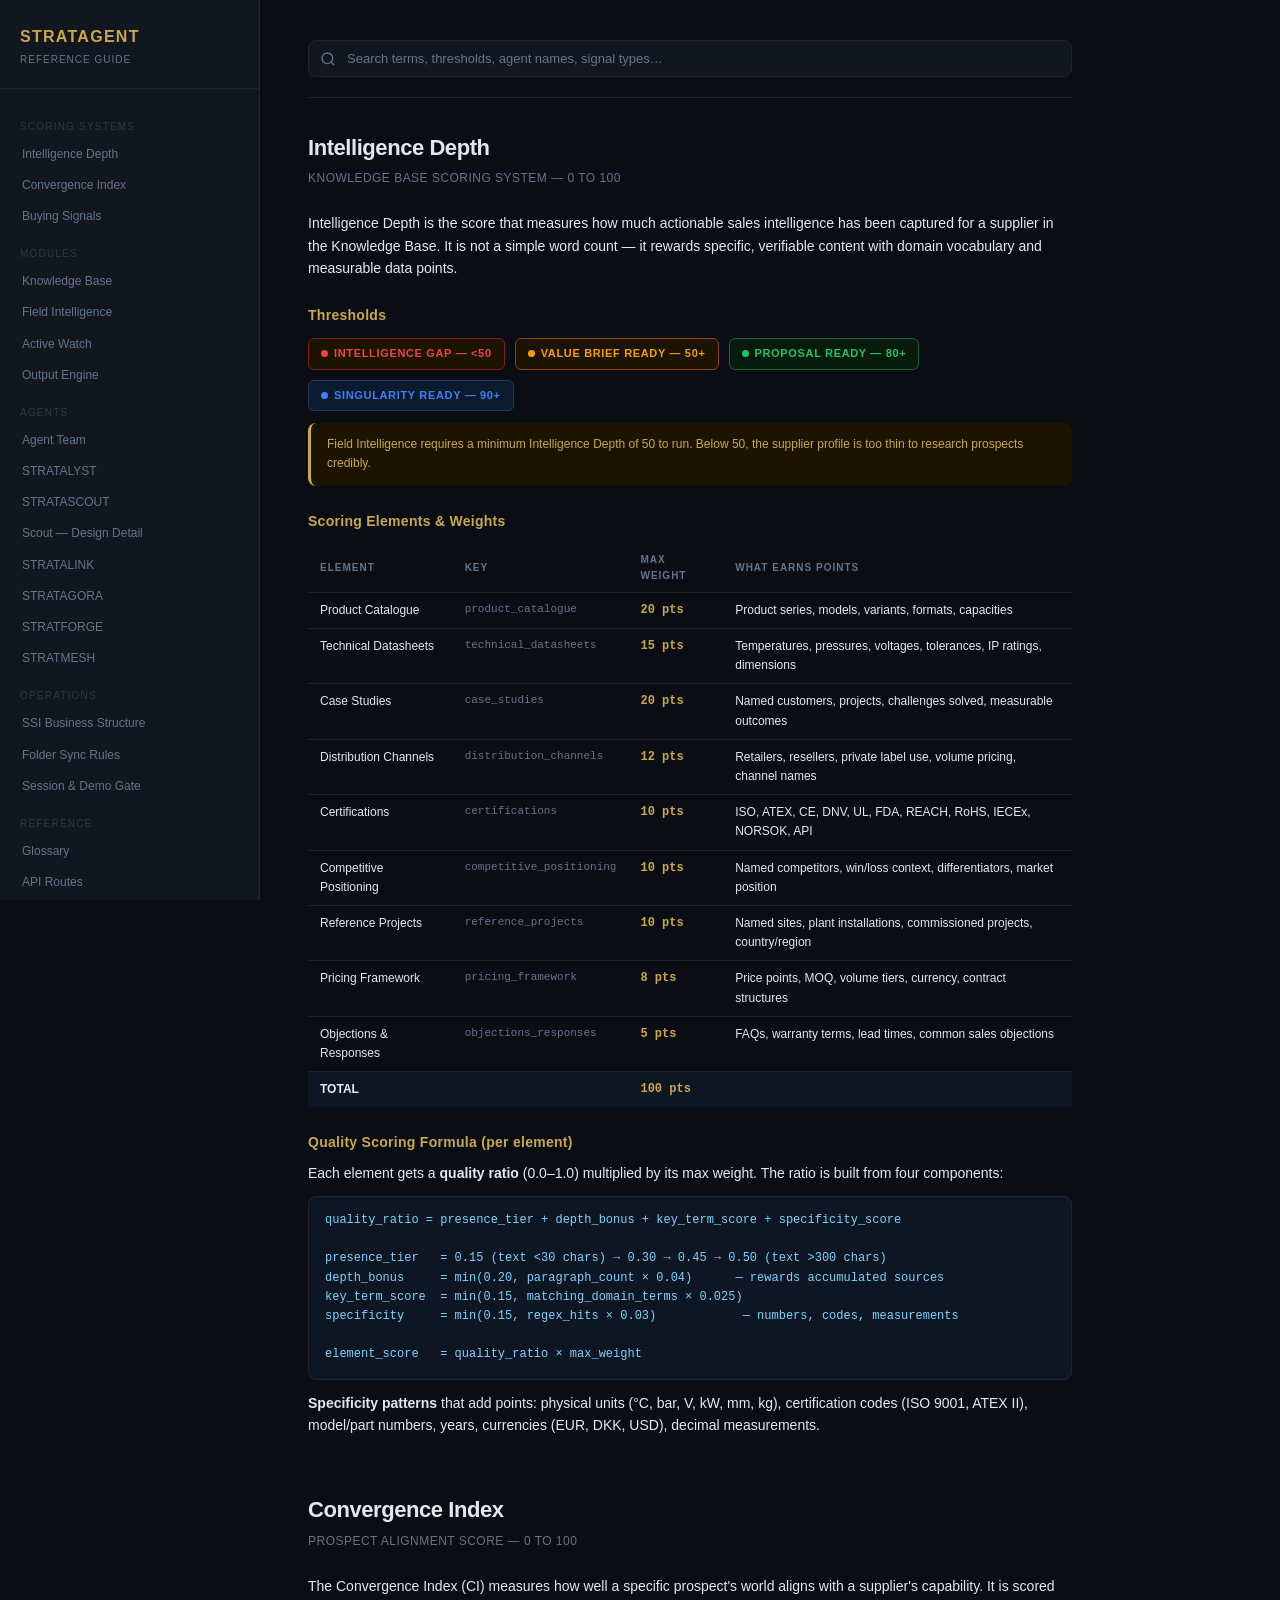
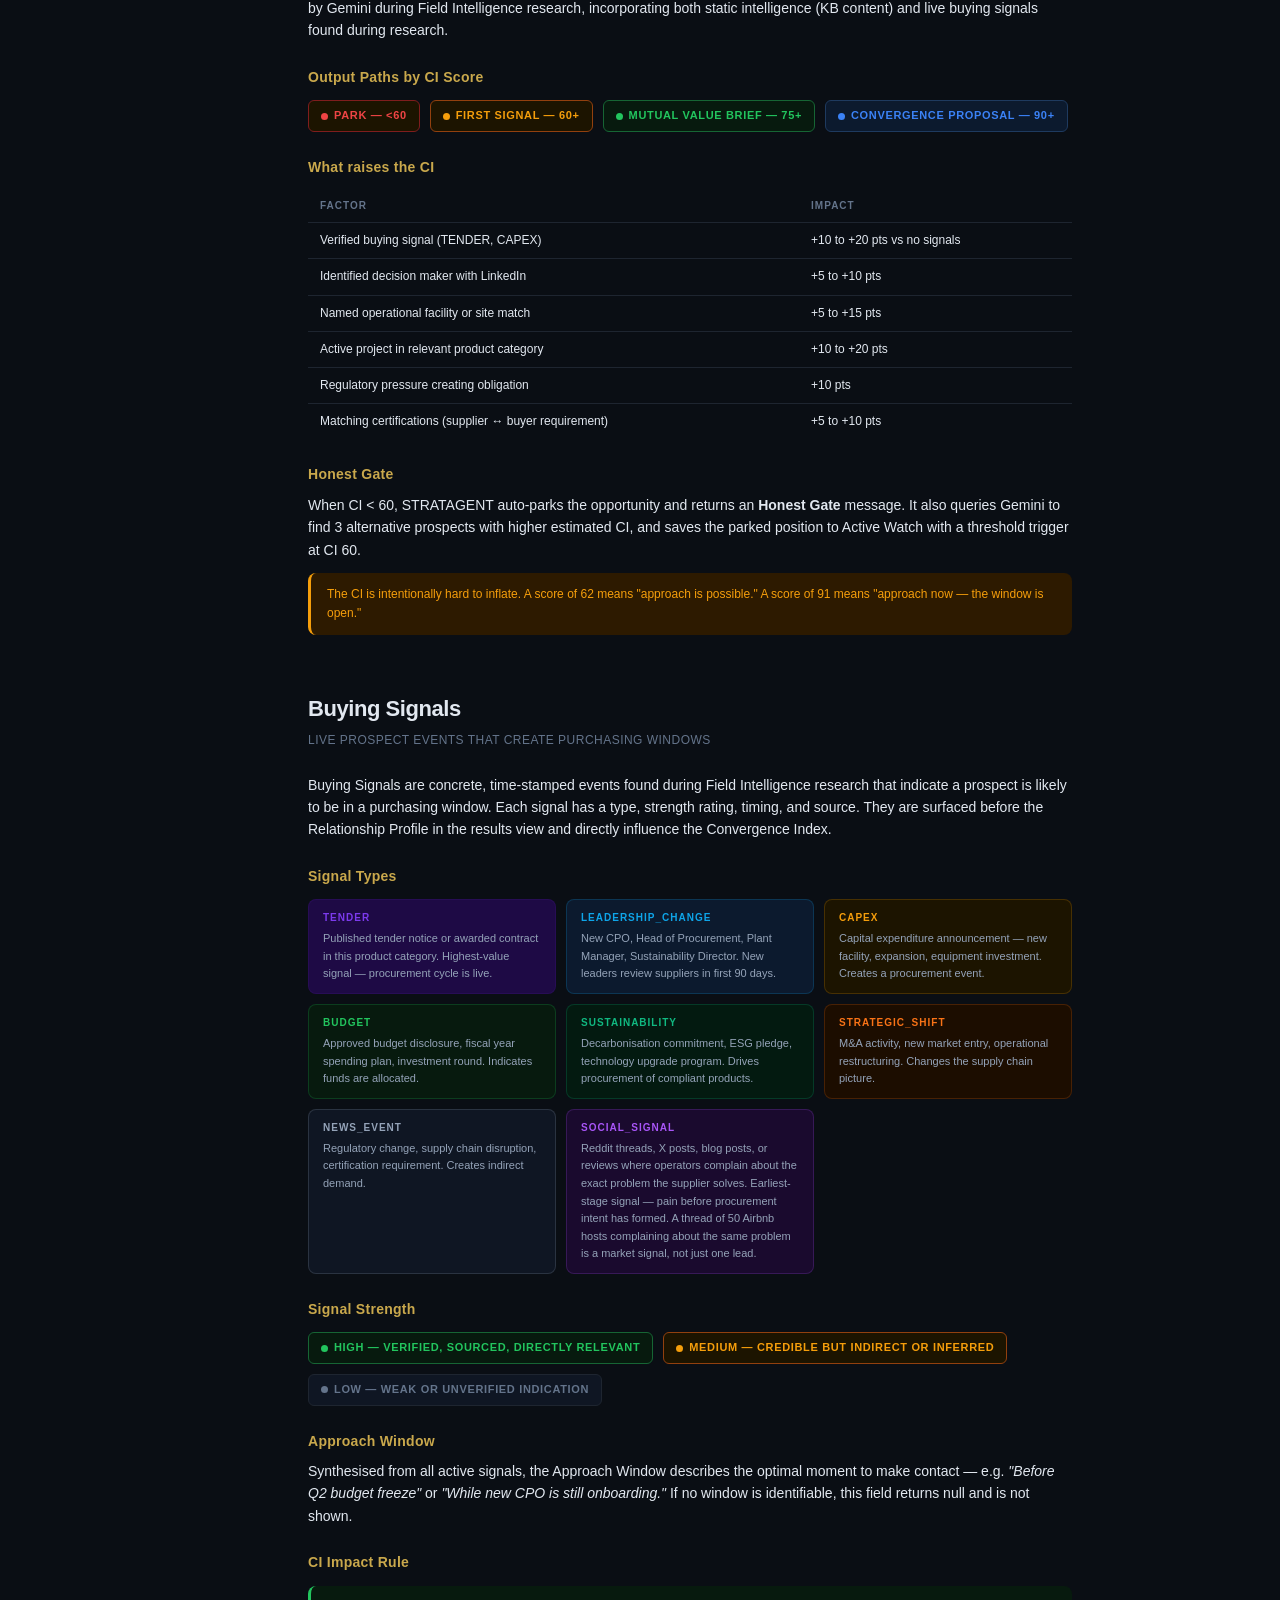
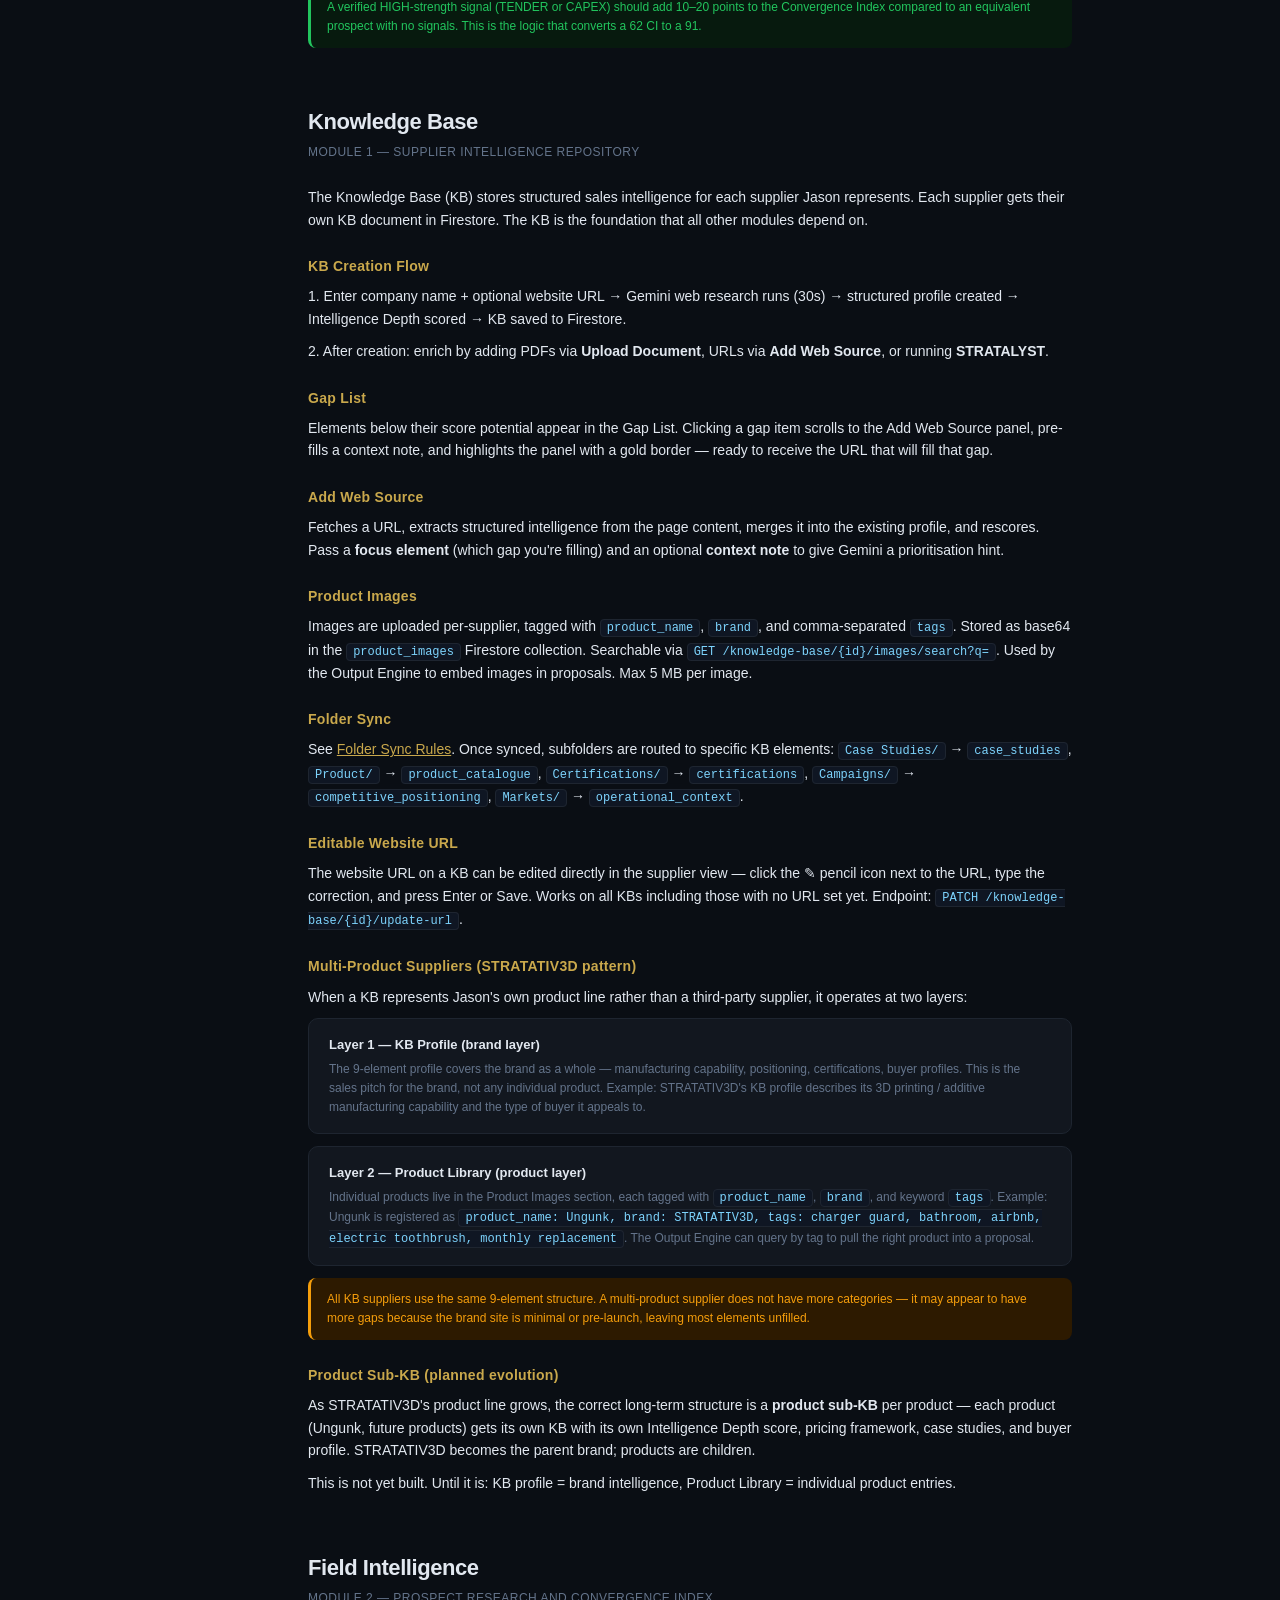
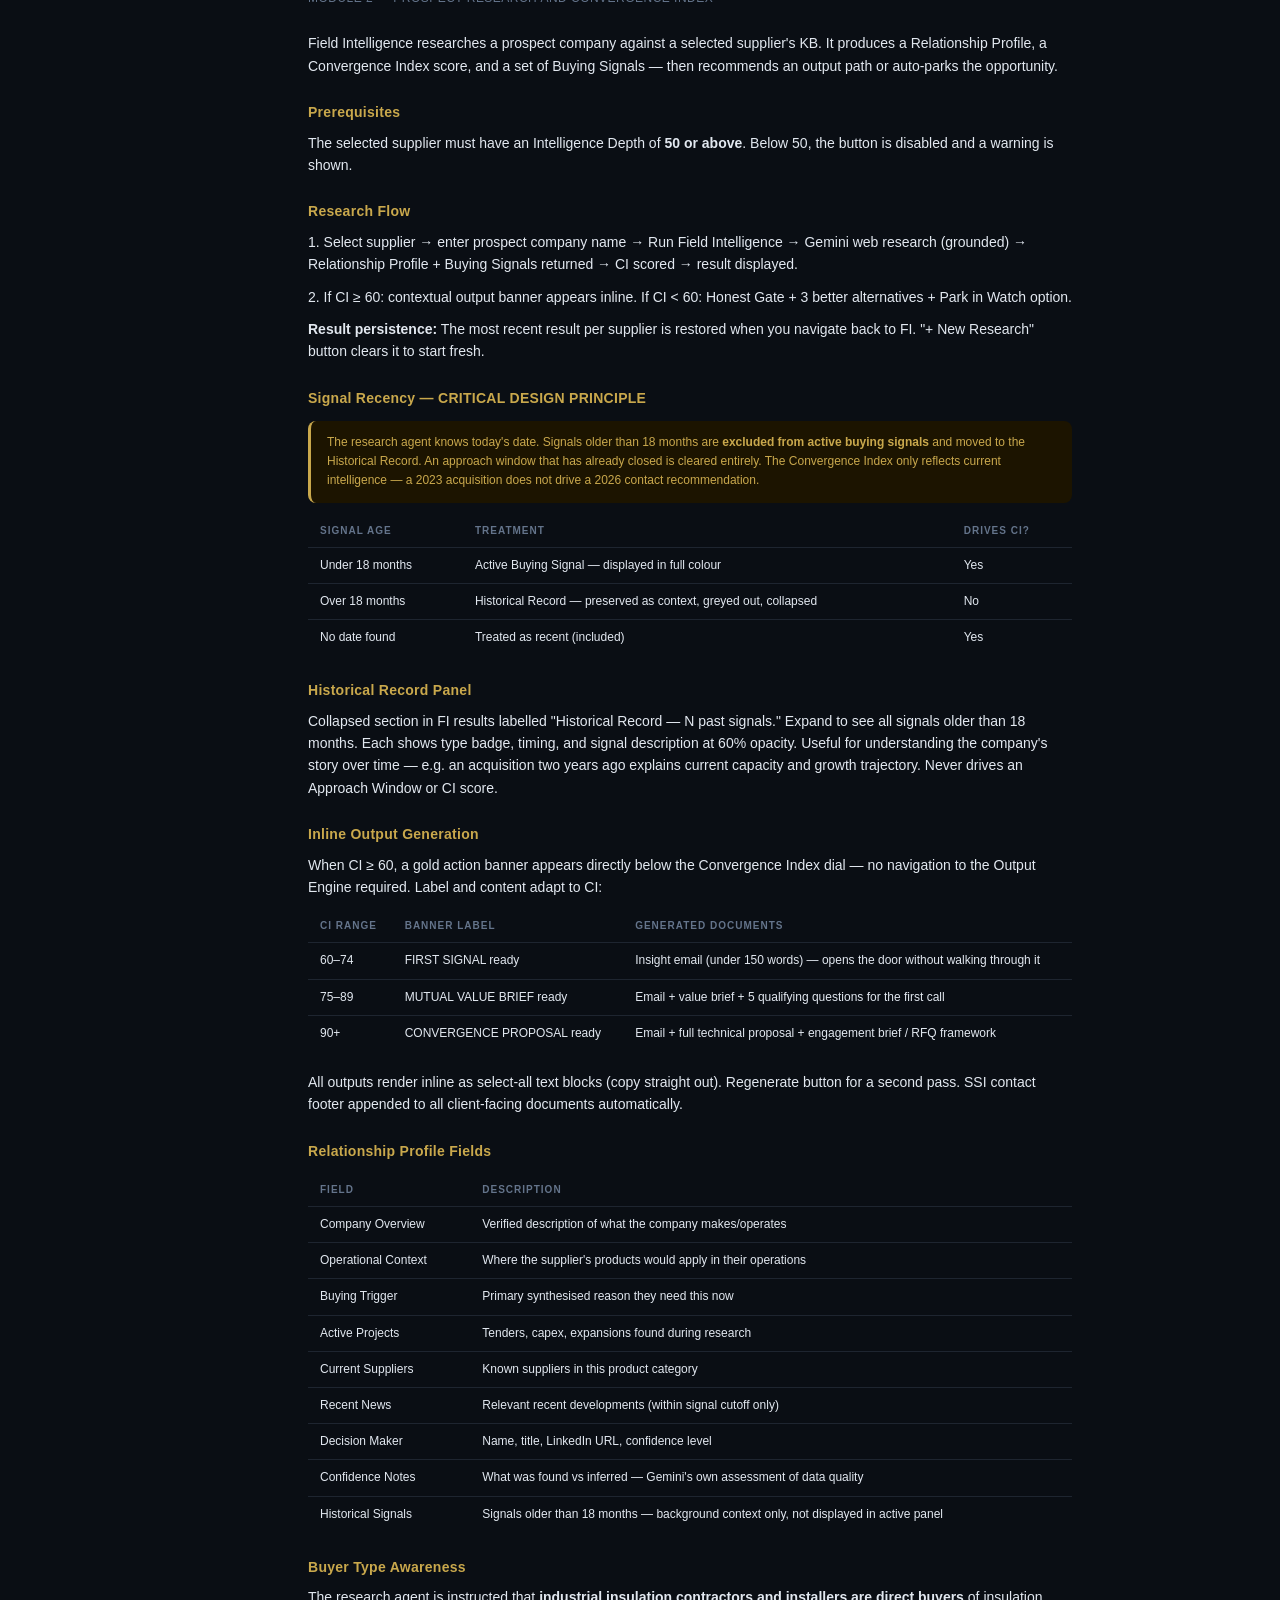
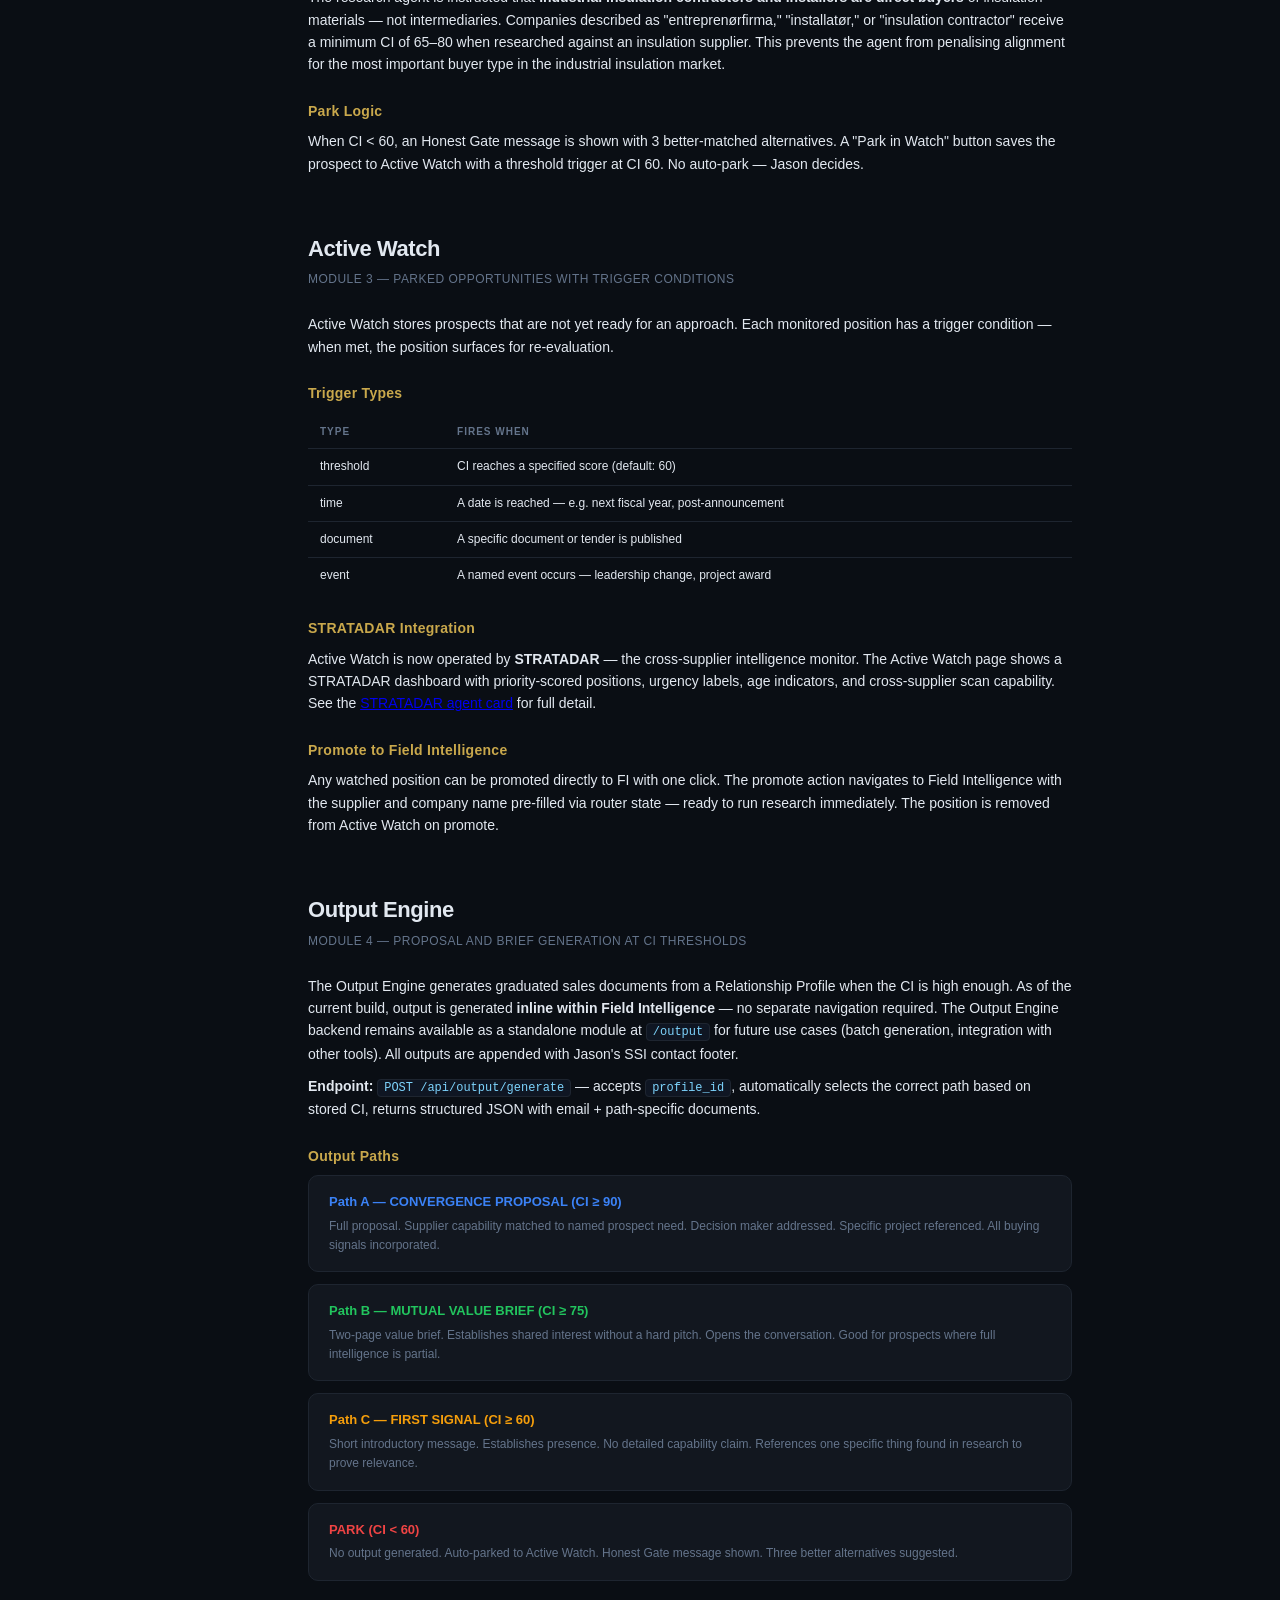
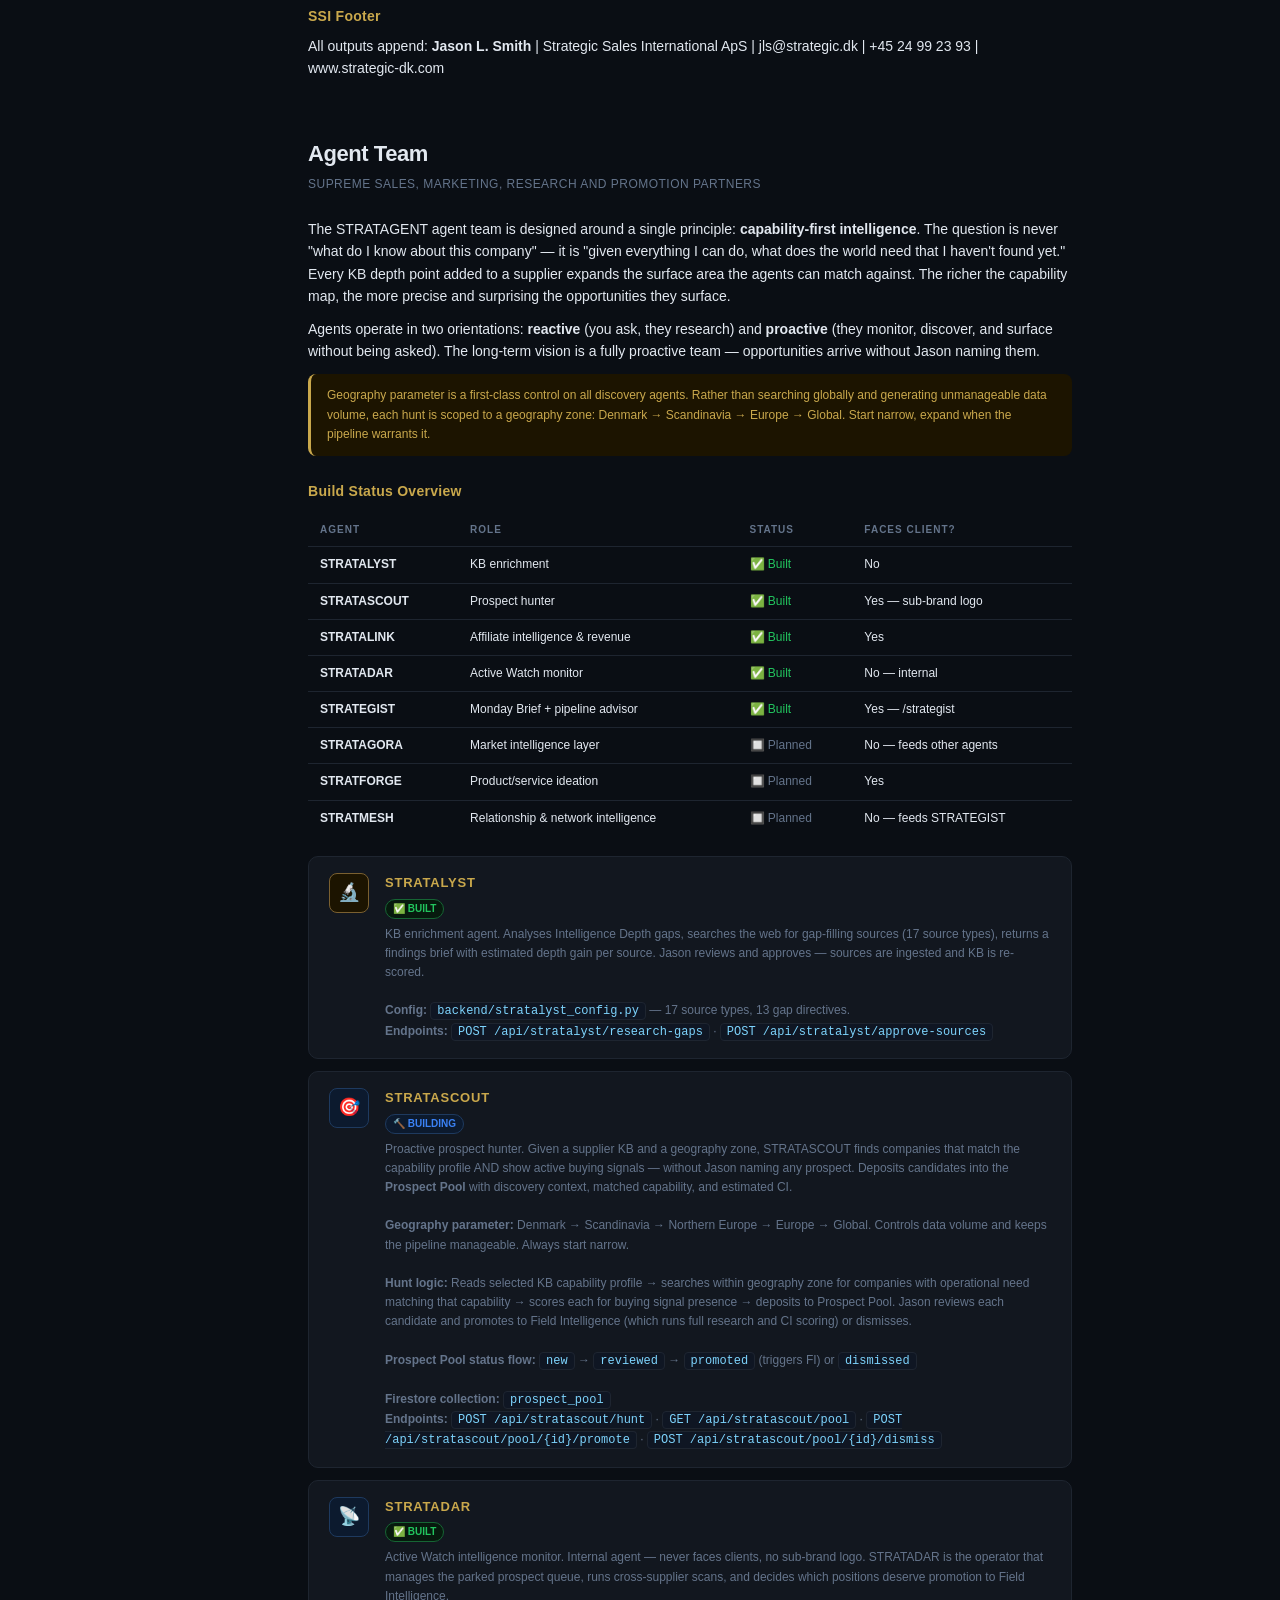
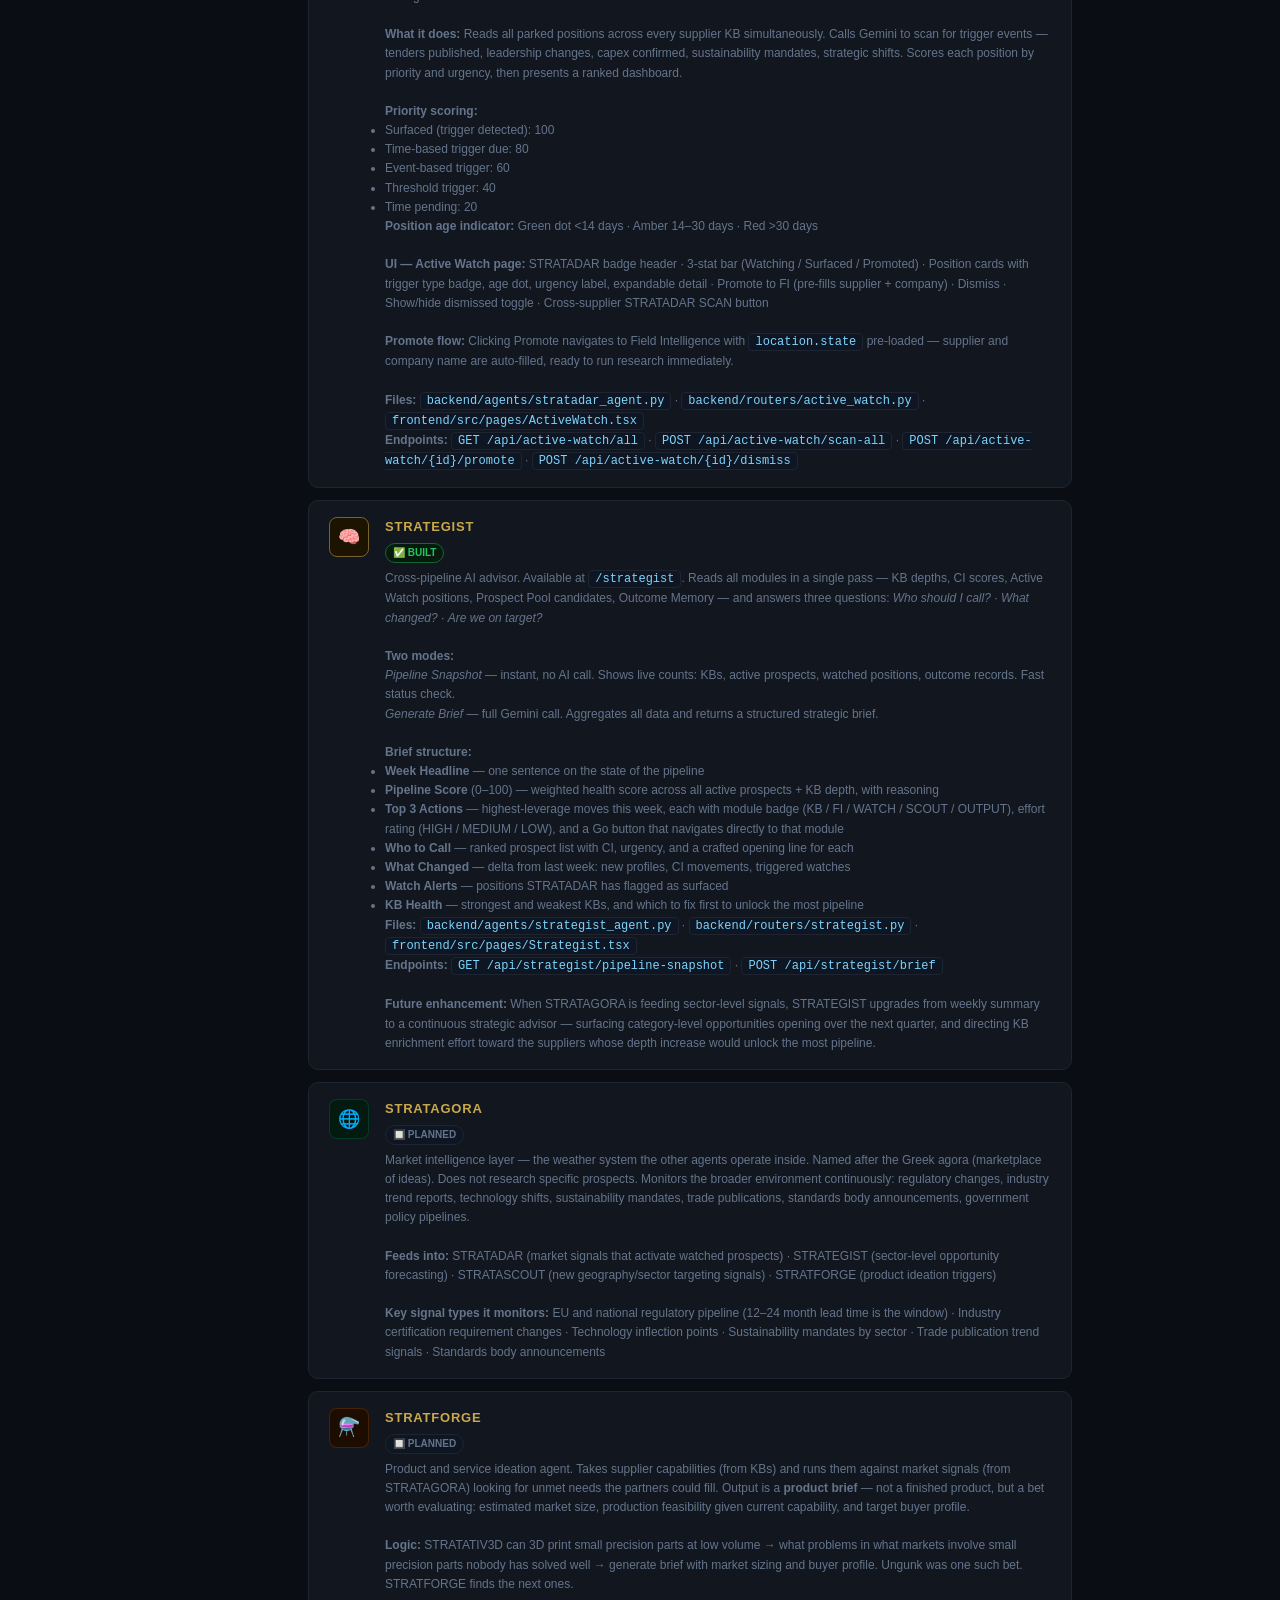
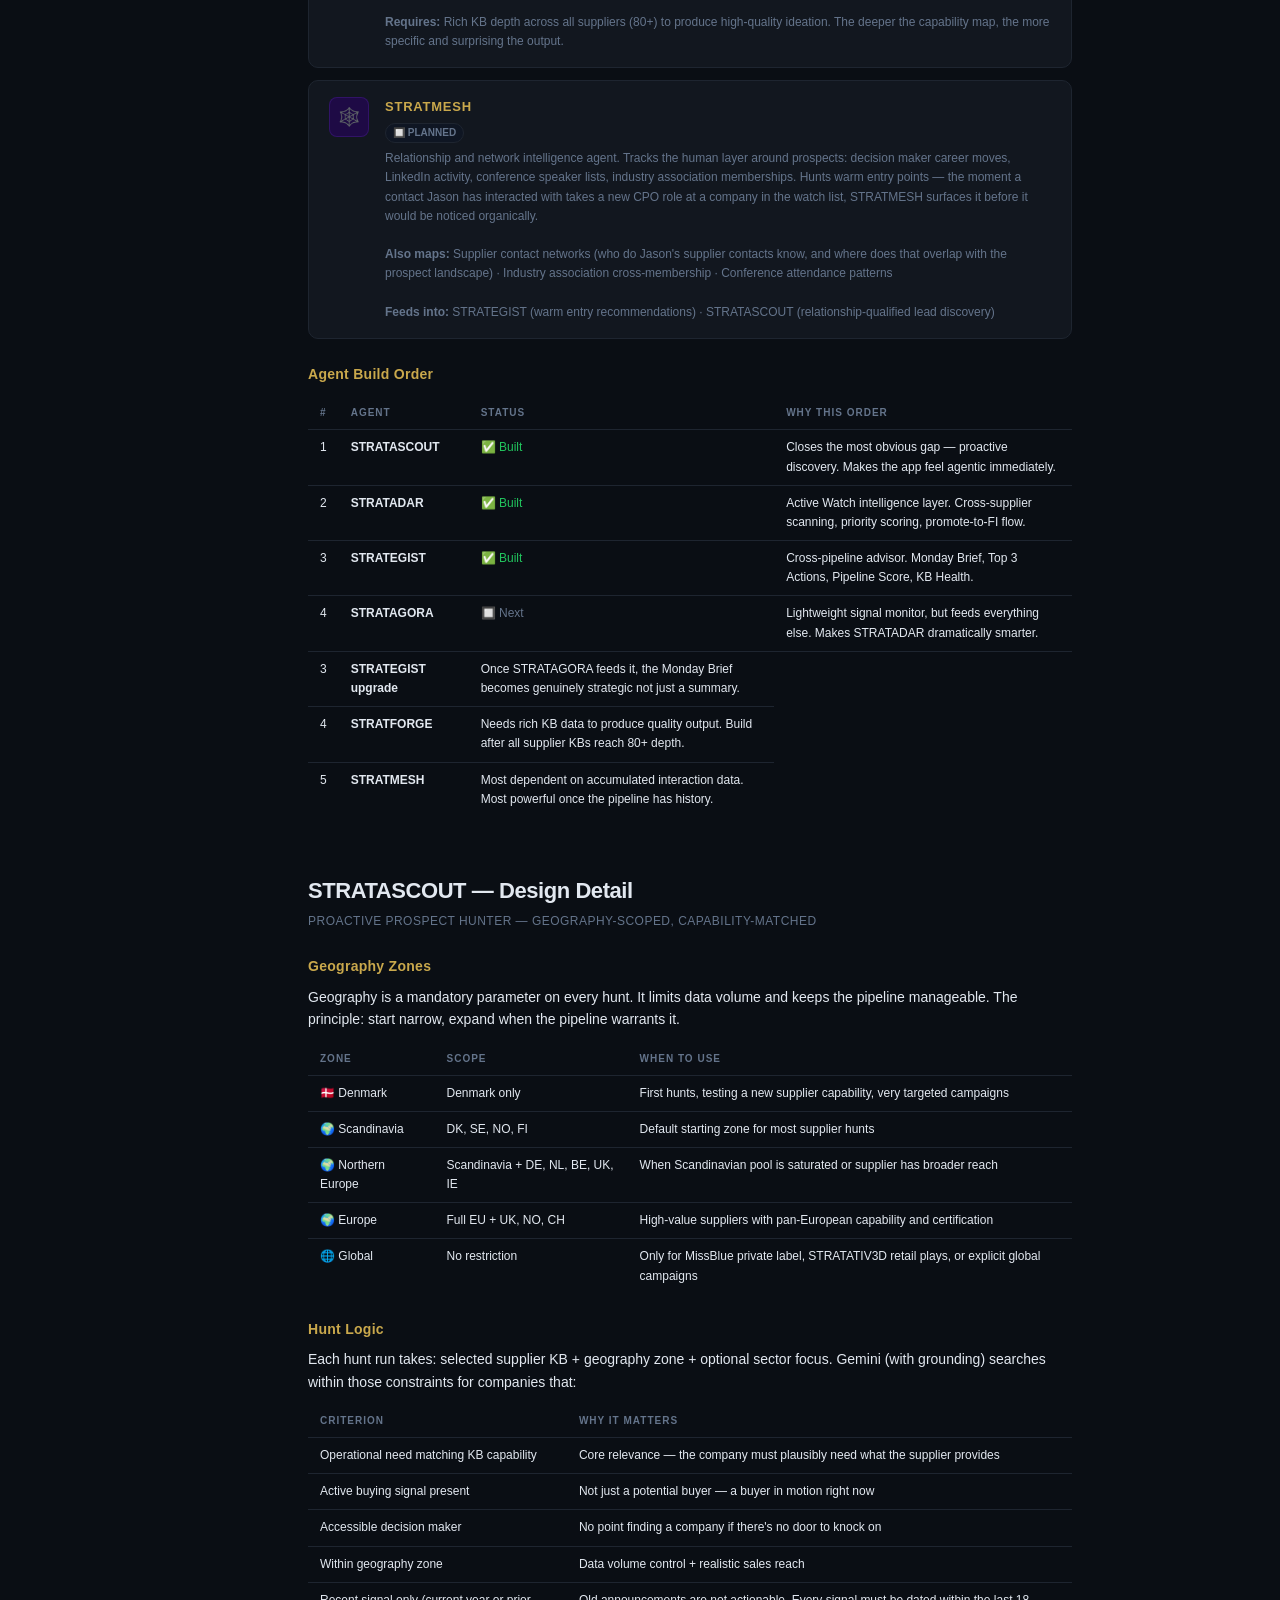
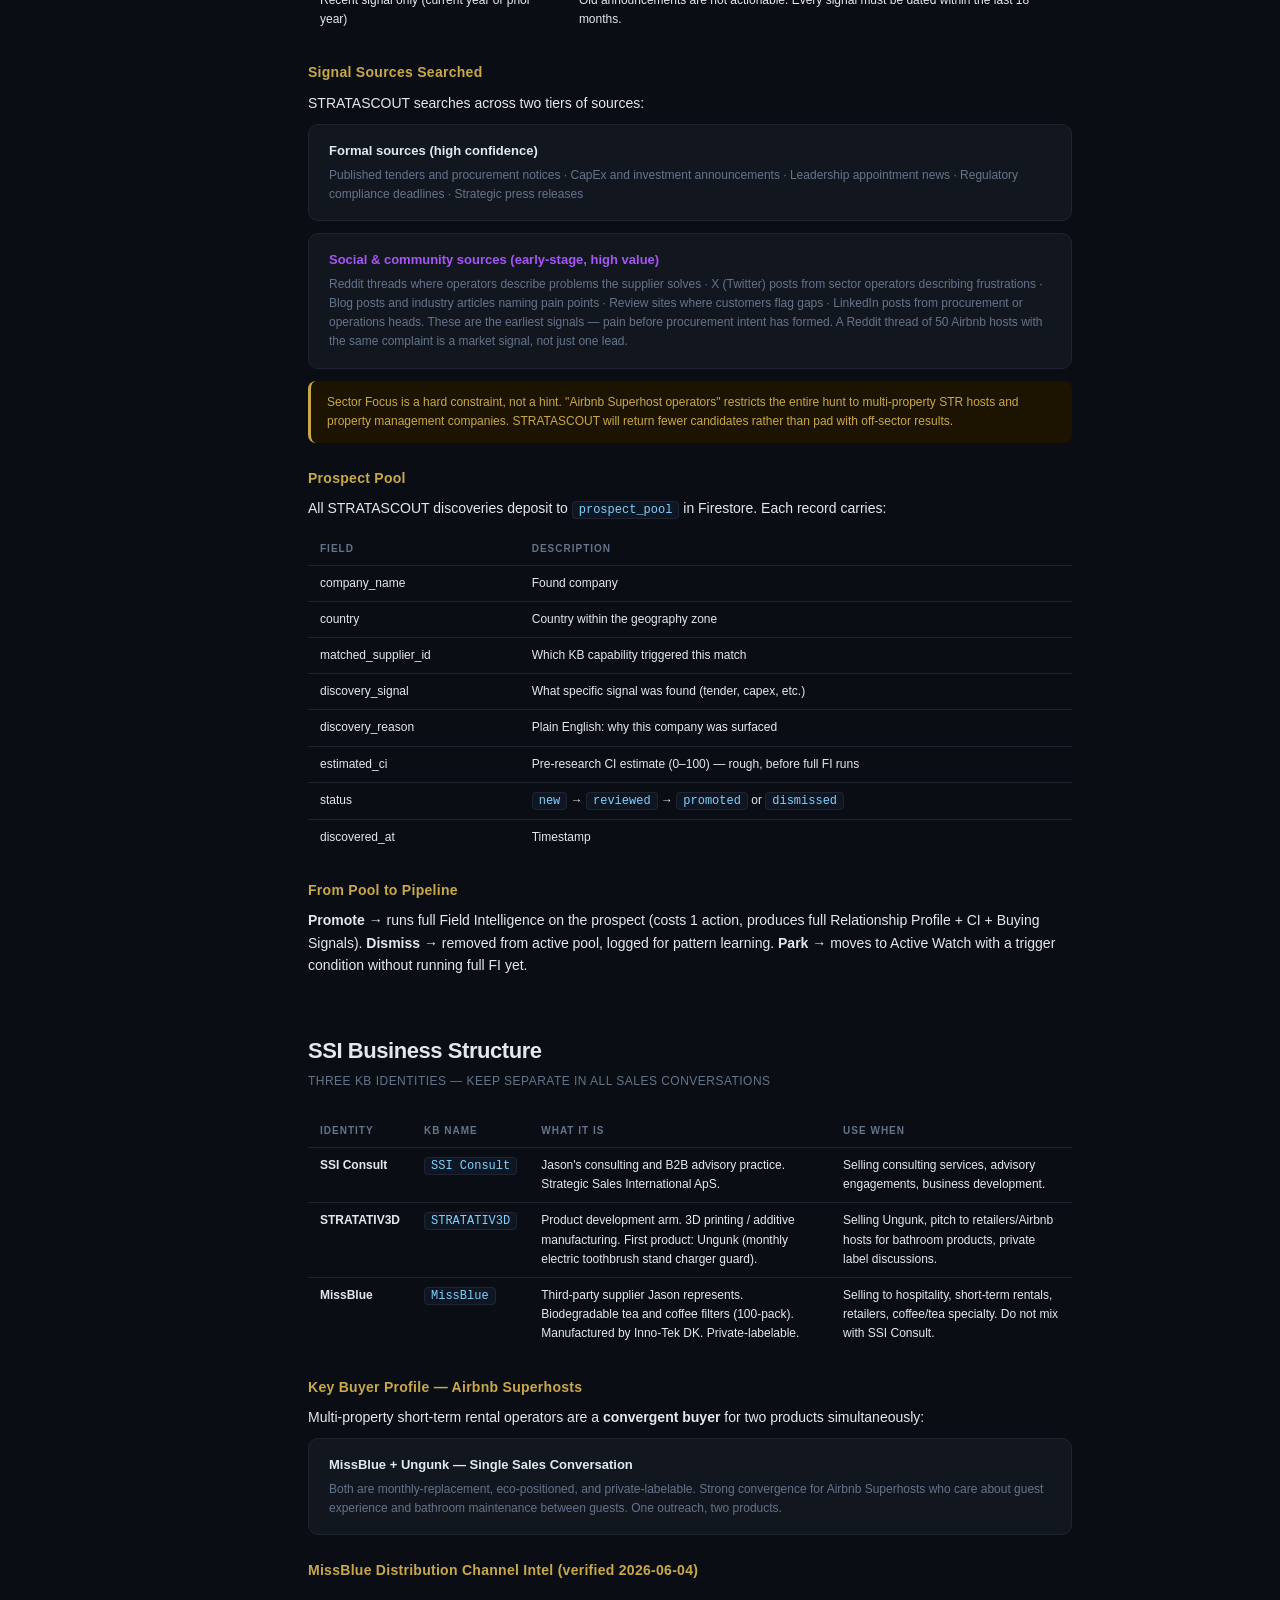
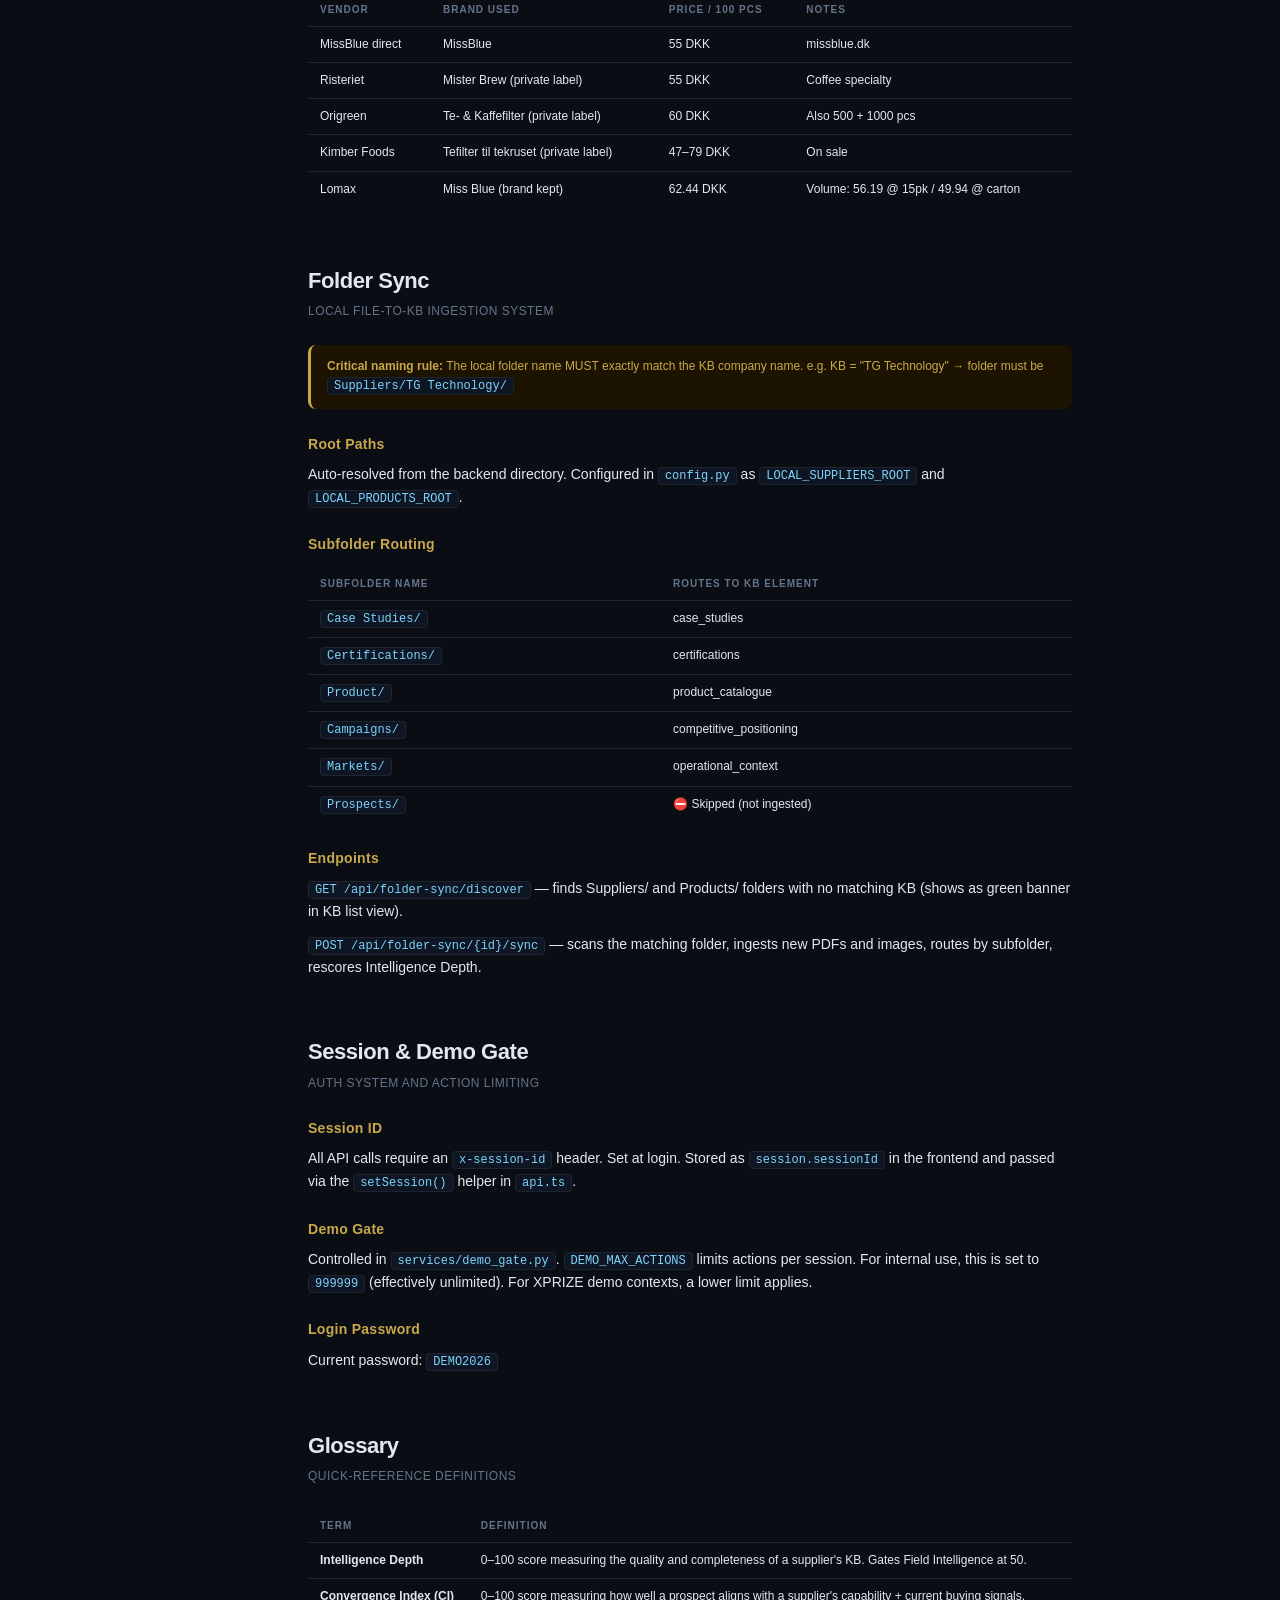
<file: docs/STRATAGENT_Reference_Guide.html>
<!DOCTYPE html>
<html lang="en">
<head>
<meta charset="UTF-8">
<meta name="viewport" content="width=device-width, initial-scale=1.0">
<title>STRATAGENT — Reference Guide</title>
<style>
  :root {
    --gold: #c9a84c;
    --gold-dim: #7a6030;
    --gold-bg: #1c1400;
    --text: #e2e8f0;
    --muted: #64748b;
    --panel: #12171f;
    --dark: #0a0e14;
    --border: #1e2530;
    --blue: #3b82f6;
    --green: #22c55e;
    --green-bg: #071a0e;
    --amber: #f59e0b;
    --amber-bg: #2d1a00;
    --red: #ef4444;
    --purple: #7c3aed;
    --teal: #10b981;
  }

  * { box-sizing: border-box; margin: 0; padding: 0; }

  body {
    background: var(--dark);
    color: var(--text);
    font-family: 'Inter', -apple-system, BlinkMacSystemFont, 'Segoe UI', sans-serif;
    font-size: 14px;
    line-height: 1.6;
  }

  /* ── Layout ── */
  .layout { display: flex; min-height: 100vh; }

  .sidebar {
    width: 260px;
    min-width: 260px;
    background: var(--panel);
    border-right: 1px solid var(--border);
    position: sticky;
    top: 0;
    height: 100vh;
    overflow-y: auto;
    padding: 24px 0;
  }

  .sidebar-logo {
    padding: 0 20px 20px;
    border-bottom: 1px solid var(--border);
    margin-bottom: 16px;
  }

  .sidebar-logo .wordmark {
    font-size: 16px;
    font-weight: 900;
    letter-spacing: 0.08em;
    color: var(--gold);
  }

  .sidebar-logo .sub {
    font-size: 10px;
    color: var(--muted);
    letter-spacing: 0.1em;
    text-transform: uppercase;
    margin-top: 2px;
  }

  .sidebar nav a {
    display: block;
    padding: 6px 20px;
    font-size: 12px;
    color: var(--muted);
    text-decoration: none;
    transition: color 0.15s;
    border-left: 2px solid transparent;
  }

  .sidebar nav a:hover,
  .sidebar nav a.active {
    color: var(--gold);
    border-left-color: var(--gold);
    background: var(--gold-bg);
  }

  .sidebar nav .nav-section {
    font-size: 10px;
    text-transform: uppercase;
    letter-spacing: 0.12em;
    color: #2d3748;
    padding: 14px 20px 4px;
  }

  .main {
    flex: 1;
    max-width: 860px;
    padding: 40px 48px;
    overflow-y: auto;
  }

  /* ── Search ── */
  .search-bar {
    position: sticky;
    top: 0;
    background: var(--dark);
    padding: 0 0 20px;
    z-index: 10;
    border-bottom: 1px solid var(--border);
    margin-bottom: 32px;
  }

  .search-wrap {
    position: relative;
  }

  .search-wrap svg {
    position: absolute;
    left: 12px;
    top: 50%;
    transform: translateY(-50%);
    color: var(--muted);
  }

  #search {
    width: 100%;
    background: var(--panel);
    border: 1px solid var(--border);
    color: var(--text);
    padding: 10px 12px 10px 38px;
    border-radius: 8px;
    font-size: 13px;
    outline: none;
    transition: border-color 0.15s;
  }

  #search:focus { border-color: var(--gold-dim); }
  #search::placeholder { color: var(--muted); }

  #search-count {
    position: absolute;
    right: 12px;
    top: 50%;
    transform: translateY(-50%);
    font-size: 11px;
    color: var(--muted);
  }

  mark {
    background: #7a6030;
    color: var(--gold);
    border-radius: 2px;
    padding: 0 2px;
  }

  /* ── Sections ── */
  .section {
    margin-bottom: 56px;
    scroll-margin-top: 80px;
  }

  .section-title {
    font-size: 22px;
    font-weight: 900;
    color: var(--text);
    margin-bottom: 4px;
    letter-spacing: -0.02em;
  }

  .section-sub {
    font-size: 12px;
    color: var(--muted);
    margin-bottom: 24px;
    letter-spacing: 0.04em;
    text-transform: uppercase;
  }

  h3 {
    font-size: 14px;
    font-weight: 700;
    color: var(--gold);
    margin: 24px 0 8px;
    letter-spacing: 0.02em;
  }

  p { color: var(--text); margin-bottom: 10px; }

  /* ── Cards ── */
  .card {
    background: var(--panel);
    border: 1px solid var(--border);
    border-radius: 10px;
    padding: 16px 20px;
    margin-bottom: 12px;
  }

  .card-title {
    font-size: 13px;
    font-weight: 700;
    margin-bottom: 4px;
    color: var(--text);
  }

  .card-desc {
    font-size: 12px;
    color: var(--muted);
  }

  /* ── Threshold badges ── */
  .threshold-row {
    display: flex;
    flex-wrap: wrap;
    gap: 10px;
    margin: 12px 0;
  }

  .badge {
    display: inline-flex;
    align-items: center;
    gap: 6px;
    padding: 6px 12px;
    border-radius: 6px;
    font-size: 11px;
    font-weight: 700;
    letter-spacing: 0.06em;
    text-transform: uppercase;
  }

  .badge-dot {
    width: 7px;
    height: 7px;
    border-radius: 50%;
  }

  /* ── Score table ── */
  table {
    width: 100%;
    border-collapse: collapse;
    font-size: 12px;
    margin: 12px 0 20px;
  }

  th {
    text-align: left;
    padding: 8px 12px;
    font-size: 10px;
    text-transform: uppercase;
    letter-spacing: 0.1em;
    color: var(--muted);
    border-bottom: 1px solid var(--border);
  }

  td {
    padding: 8px 12px;
    border-bottom: 1px solid var(--border);
    color: var(--text);
    vertical-align: top;
  }

  tr:last-child td { border-bottom: none; }

  td.weight {
    font-family: monospace;
    font-weight: 700;
    color: var(--gold);
    white-space: nowrap;
  }

  td.key { color: var(--muted); font-family: monospace; font-size: 11px; }

  /* ── Signal type chips ── */
  .signal-grid {
    display: grid;
    grid-template-columns: repeat(auto-fill, minmax(220px, 1fr));
    gap: 10px;
    margin: 12px 0;
  }

  .signal-chip {
    padding: 10px 14px;
    border-radius: 8px;
    font-size: 12px;
  }

  .signal-chip .type {
    font-size: 10px;
    font-weight: 800;
    letter-spacing: 0.1em;
    text-transform: uppercase;
    margin-bottom: 4px;
  }

  .signal-chip .desc { color: #94a3b8; font-size: 11px; }

  /* ── Agent cards ── */
  .agent-card {
    display: flex;
    align-items: flex-start;
    gap: 16px;
    background: var(--panel);
    border: 1px solid var(--border);
    border-radius: 10px;
    padding: 16px 20px;
    margin-bottom: 12px;
  }

  .agent-avatar {
    width: 40px;
    height: 40px;
    border-radius: 8px;
    display: flex;
    align-items: center;
    justify-content: center;
    font-size: 18px;
    flex-shrink: 0;
  }

  .agent-name {
    font-size: 13px;
    font-weight: 800;
    letter-spacing: 0.06em;
    color: var(--gold);
    margin-bottom: 2px;
  }

  .agent-status {
    display: inline-block;
    font-size: 10px;
    padding: 1px 7px;
    border-radius: 10px;
    font-weight: 600;
    margin-bottom: 6px;
  }

  .agent-desc { font-size: 12px; color: var(--muted); }

  /* ── Code / formula ── */
  code {
    background: #0f1623;
    border: 1px solid var(--border);
    padding: 1px 6px;
    border-radius: 4px;
    font-family: monospace;
    font-size: 12px;
    color: #7dd3fc;
  }

  pre {
    background: #0f1623;
    border: 1px solid var(--border);
    border-radius: 8px;
    padding: 14px 16px;
    font-family: monospace;
    font-size: 12px;
    color: #7dd3fc;
    overflow-x: auto;
    margin: 12px 0;
  }

  /* ── Callout ── */
  .callout {
    padding: 12px 16px;
    border-radius: 8px;
    font-size: 12px;
    margin: 12px 0;
    border-left: 3px solid;
  }

  .callout-gold { background: var(--gold-bg); border-color: var(--gold); color: var(--gold); }
  .callout-green { background: var(--green-bg); border-color: var(--green); color: var(--green); }
  .callout-amber { background: var(--amber-bg); border-color: var(--amber); color: var(--amber); }

  /* ── No results ── */
  #no-results {
    display: none;
    text-align: center;
    padding: 60px 20px;
    color: var(--muted);
    font-size: 14px;
  }

  .hidden { display: none !important; }

  /* ── Scrollbar ── */
  ::-webkit-scrollbar { width: 6px; }
  ::-webkit-scrollbar-track { background: transparent; }
  ::-webkit-scrollbar-thumb { background: #1e2530; border-radius: 3px; }
</style>
</head>
<body>

<div class="layout">

<!-- ── SIDEBAR ── -->
<aside class="sidebar">
  <div class="sidebar-logo">
    <div class="wordmark">STRATAGENT</div>
    <div class="sub">Reference Guide</div>
  </div>
  <nav>
    <div class="nav-section">Scoring Systems</div>
    <a href="#intelligence-depth">Intelligence Depth</a>
    <a href="#convergence-index">Convergence Index</a>
    <a href="#buying-signals">Buying Signals</a>

    <div class="nav-section">Modules</div>
    <a href="#knowledge-base">Knowledge Base</a>
    <a href="#field-intelligence">Field Intelligence</a>
    <a href="#active-watch">Active Watch</a>
    <a href="#output-engine">Output Engine</a>

    <div class="nav-section">Agents</div>
    <a href="#agents">Agent Team</a>
    <a href="#stratalyst">STRATALYST</a>
    <a href="#stratascout">STRATASCOUT</a>
    <a href="#stratascout-detail">Scout — Design Detail</a>
    <a href="#stratalink-detail">STRATALINK</a>
    <a href="#stratagora">STRATAGORA</a>
    <a href="#stratforge">STRATFORGE</a>
    <a href="#stratmesh">STRATMESH</a>

    <div class="nav-section">Operations</div>
    <a href="#ssi-structure">SSI Business Structure</a>
    <a href="#folder-sync">Folder Sync Rules</a>
    <a href="#demo-gate">Session & Demo Gate</a>

    <div class="nav-section">Reference</div>
    <a href="#glossary">Glossary</a>
    <a href="#api-routes">API Routes</a>
    <a href="#file-map">File Map</a>
  </nav>
</aside>

<!-- ── MAIN CONTENT ── -->
<main class="main">

  <!-- Search -->
  <div class="search-bar">
    <div class="search-wrap">
      <svg width="16" height="16" fill="none" viewBox="0 0 24 24" stroke="currentColor" stroke-width="2">
        <circle cx="11" cy="11" r="8"/><path d="m21 21-4.35-4.35"/>
      </svg>
      <input id="search" type="text" placeholder="Search terms, thresholds, agent names, signal types…" autocomplete="off">
      <span id="search-count"></span>
    </div>
  </div>

  <div id="no-results">No matches. Try a different term.</div>

  <!-- ════════════════════════════════════
       INTELLIGENCE DEPTH
  ════════════════════════════════════ -->
  <section class="section" id="intelligence-depth" data-searchable>
    <div class="section-title">Intelligence Depth</div>
    <div class="section-sub">Knowledge Base scoring system — 0 to 100</div>

    <p>Intelligence Depth is the score that measures how much actionable sales intelligence has been captured for a supplier in the Knowledge Base. It is not a simple word count — it rewards specific, verifiable content with domain vocabulary and measurable data points.</p>

    <h3>Thresholds</h3>
    <div class="threshold-row">
      <span class="badge" style="background:#1c1400; color:#ef4444; border:1px solid #7f1d1d">
        <span class="badge-dot" style="background:#ef4444"></span> INTELLIGENCE GAP — &lt;50
      </span>
      <span class="badge" style="background:#1c1400; color:#f59e0b; border:1px solid #92400e">
        <span class="badge-dot" style="background:#f59e0b"></span> VALUE BRIEF READY — 50+
      </span>
      <span class="badge" style="background:#071a0e; color:#22c55e; border:1px solid #166534">
        <span class="badge-dot" style="background:#22c55e"></span> PROPOSAL READY — 80+
      </span>
      <span class="badge" style="background:#0c1a2e; color:#3b82f6; border:1px solid #1e3a5f">
        <span class="badge-dot" style="background:#3b82f6"></span> SINGULARITY READY — 90+
      </span>
    </div>

    <div class="callout callout-gold">Field Intelligence requires a minimum Intelligence Depth of 50 to run. Below 50, the supplier profile is too thin to research prospects credibly.</div>

    <h3>Scoring Elements &amp; Weights</h3>
    <table>
      <thead>
        <tr><th>Element</th><th>Key</th><th>Max Weight</th><th>What earns points</th></tr>
      </thead>
      <tbody>
        <tr>
          <td>Product Catalogue</td>
          <td class="key">product_catalogue</td>
          <td class="weight">20 pts</td>
          <td>Product series, models, variants, formats, capacities</td>
        </tr>
        <tr>
          <td>Technical Datasheets</td>
          <td class="key">technical_datasheets</td>
          <td class="weight">15 pts</td>
          <td>Temperatures, pressures, voltages, tolerances, IP ratings, dimensions</td>
        </tr>
        <tr>
          <td>Case Studies</td>
          <td class="key">case_studies</td>
          <td class="weight">20 pts</td>
          <td>Named customers, projects, challenges solved, measurable outcomes</td>
        </tr>
        <tr>
          <td>Distribution Channels</td>
          <td class="key">distribution_channels</td>
          <td class="weight">12 pts</td>
          <td>Retailers, resellers, private label use, volume pricing, channel names</td>
        </tr>
        <tr>
          <td>Certifications</td>
          <td class="key">certifications</td>
          <td class="weight">10 pts</td>
          <td>ISO, ATEX, CE, DNV, UL, FDA, REACH, RoHS, IECEx, NORSOK, API</td>
        </tr>
        <tr>
          <td>Competitive Positioning</td>
          <td class="key">competitive_positioning</td>
          <td class="weight">10 pts</td>
          <td>Named competitors, win/loss context, differentiators, market position</td>
        </tr>
        <tr>
          <td>Reference Projects</td>
          <td class="key">reference_projects</td>
          <td class="weight">10 pts</td>
          <td>Named sites, plant installations, commissioned projects, country/region</td>
        </tr>
        <tr>
          <td>Pricing Framework</td>
          <td class="key">pricing_framework</td>
          <td class="weight">8 pts</td>
          <td>Price points, MOQ, volume tiers, currency, contract structures</td>
        </tr>
        <tr>
          <td>Objections &amp; Responses</td>
          <td class="key">objections_responses</td>
          <td class="weight">5 pts</td>
          <td>FAQs, warranty terms, lead times, common sales objections</td>
        </tr>
        <tr style="background:#0f1623">
          <td><strong>TOTAL</strong></td>
          <td></td>
          <td class="weight">100 pts</td>
          <td></td>
        </tr>
      </tbody>
    </table>

    <h3>Quality Scoring Formula (per element)</h3>
    <p>Each element gets a <strong>quality ratio</strong> (0.0–1.0) multiplied by its max weight. The ratio is built from four components:</p>
    <pre>quality_ratio = presence_tier + depth_bonus + key_term_score + specificity_score

presence_tier   = 0.15 (text &lt;30 chars) → 0.30 → 0.45 → 0.50 (text &gt;300 chars)
depth_bonus     = min(0.20, paragraph_count × 0.04)      — rewards accumulated sources
key_term_score  = min(0.15, matching_domain_terms × 0.025)
specificity     = min(0.15, regex_hits × 0.03)            — numbers, codes, measurements

element_score   = quality_ratio × max_weight</pre>
    <p><strong>Specificity patterns</strong> that add points: physical units (°C, bar, V, kW, mm, kg), certification codes (ISO 9001, ATEX II), model/part numbers, years, currencies (EUR, DKK, USD), decimal measurements.</p>
  </section>


  <!-- ════════════════════════════════════
       CONVERGENCE INDEX
  ════════════════════════════════════ -->
  <section class="section" id="convergence-index" data-searchable>
    <div class="section-title">Convergence Index</div>
    <div class="section-sub">Prospect alignment score — 0 to 100</div>

    <p>The Convergence Index (CI) measures how well a specific prospect's world aligns with a supplier's capability. It is scored by Gemini during Field Intelligence research, incorporating both static intelligence (KB content) and live buying signals found during research.</p>

    <h3>Output Paths by CI Score</h3>
    <div class="threshold-row">
      <span class="badge" style="background:#1c1400; color:#ef4444; border:1px solid #7f1d1d">
        <span class="badge-dot" style="background:#ef4444"></span> PARK — &lt;60
      </span>
      <span class="badge" style="background:#1c1400; color:#f59e0b; border:1px solid #92400e">
        <span class="badge-dot" style="background:#f59e0b"></span> FIRST SIGNAL — 60+
      </span>
      <span class="badge" style="background:#071a0e; color:#22c55e; border:1px solid #166534">
        <span class="badge-dot" style="background:#22c55e"></span> MUTUAL VALUE BRIEF — 75+
      </span>
      <span class="badge" style="background:#0c1a2e; color:#3b82f6; border:1px solid #1e3a5f">
        <span class="badge-dot" style="background:#3b82f6"></span> CONVERGENCE PROPOSAL — 90+
      </span>
    </div>

    <h3>What raises the CI</h3>
    <table>
      <thead><tr><th>Factor</th><th>Impact</th></tr></thead>
      <tbody>
        <tr><td>Verified buying signal (TENDER, CAPEX)</td><td>+10 to +20 pts vs no signals</td></tr>
        <tr><td>Identified decision maker with LinkedIn</td><td>+5 to +10 pts</td></tr>
        <tr><td>Named operational facility or site match</td><td>+5 to +15 pts</td></tr>
        <tr><td>Active project in relevant product category</td><td>+10 to +20 pts</td></tr>
        <tr><td>Regulatory pressure creating obligation</td><td>+10 pts</td></tr>
        <tr><td>Matching certifications (supplier ↔ buyer requirement)</td><td>+5 to +10 pts</td></tr>
      </tbody>
    </table>

    <h3>Honest Gate</h3>
    <p>When CI &lt; 60, STRATAGENT auto-parks the opportunity and returns an <strong>Honest Gate</strong> message. It also queries Gemini to find 3 alternative prospects with higher estimated CI, and saves the parked position to Active Watch with a threshold trigger at CI 60.</p>

    <div class="callout callout-amber">The CI is intentionally hard to inflate. A score of 62 means "approach is possible." A score of 91 means "approach now — the window is open."</div>
  </section>


  <!-- ════════════════════════════════════
       BUYING SIGNALS
  ════════════════════════════════════ -->
  <section class="section" id="buying-signals" data-searchable>
    <div class="section-title">Buying Signals</div>
    <div class="section-sub">Live prospect events that create purchasing windows</div>

    <p>Buying Signals are concrete, time-stamped events found during Field Intelligence research that indicate a prospect is likely to be in a purchasing window. Each signal has a type, strength rating, timing, and source. They are surfaced before the Relationship Profile in the results view and directly influence the Convergence Index.</p>

    <h3>Signal Types</h3>
    <div class="signal-grid">
      <div class="signal-chip" style="background:#1e0a45; border:1px solid #4c1d9533">
        <div class="type" style="color:#7c3aed">TENDER</div>
        <div class="desc">Published tender notice or awarded contract in this product category. Highest-value signal — procurement cycle is live.</div>
      </div>
      <div class="signal-chip" style="background:#0c1a2e; border:1px solid #0ea5e933">
        <div class="type" style="color:#0ea5e9">LEADERSHIP_CHANGE</div>
        <div class="desc">New CPO, Head of Procurement, Plant Manager, Sustainability Director. New leaders review suppliers in first 90 days.</div>
      </div>
      <div class="signal-chip" style="background:#1c1400; border:1px solid #f59e0b33">
        <div class="type" style="color:#f59e0b">CAPEX</div>
        <div class="desc">Capital expenditure announcement — new facility, expansion, equipment investment. Creates a procurement event.</div>
      </div>
      <div class="signal-chip" style="background:#071a0e; border:1px solid #22c55e33">
        <div class="type" style="color:#22c55e">BUDGET</div>
        <div class="desc">Approved budget disclosure, fiscal year spending plan, investment round. Indicates funds are allocated.</div>
      </div>
      <div class="signal-chip" style="background:#031a10; border:1px solid #10b98133">
        <div class="type" style="color:#10b981">SUSTAINABILITY</div>
        <div class="desc">Decarbonisation commitment, ESG pledge, technology upgrade program. Drives procurement of compliant products.</div>
      </div>
      <div class="signal-chip" style="background:#1c0d00; border:1px solid #f9731633">
        <div class="type" style="color:#f97316">STRATEGIC_SHIFT</div>
        <div class="desc">M&amp;A activity, new market entry, operational restructuring. Changes the supply chain picture.</div>
      </div>
      <div class="signal-chip" style="background:#0f1623; border:1px solid #94a3b833">
        <div class="type" style="color:#94a3b8">NEWS_EVENT</div>
        <div class="desc">Regulatory change, supply chain disruption, certification requirement. Creates indirect demand.</div>
      </div>
      <div class="signal-chip" style="background:#1a0a2e; border:1px solid #a855f733">
        <div class="type" style="color:#a855f7">SOCIAL_SIGNAL</div>
        <div class="desc">Reddit threads, X posts, blog posts, or reviews where operators complain about the exact problem the supplier solves. Earliest-stage signal — pain before procurement intent has formed. A thread of 50 Airbnb hosts complaining about the same problem is a market signal, not just one lead.</div>
      </div>
    </div>

    <h3>Signal Strength</h3>
    <div class="threshold-row">
      <span class="badge" style="background:#071a0e; color:#22c55e; border:1px solid #166534">
        <span class="badge-dot" style="background:#22c55e"></span> HIGH — Verified, sourced, directly relevant
      </span>
      <span class="badge" style="background:#1c1400; color:#f59e0b; border:1px solid #92400e">
        <span class="badge-dot" style="background:#f59e0b"></span> MEDIUM — Credible but indirect or inferred
      </span>
      <span class="badge" style="background:#0f1623; color:#64748b; border:1px solid #1e2530">
        <span class="badge-dot" style="background:#64748b"></span> LOW — Weak or unverified indication
      </span>
    </div>

    <h3>Approach Window</h3>
    <p>Synthesised from all active signals, the Approach Window describes the optimal moment to make contact — e.g. <em>"Before Q2 budget freeze"</em> or <em>"While new CPO is still onboarding."</em> If no window is identifiable, this field returns null and is not shown.</p>

    <h3>CI Impact Rule</h3>
    <div class="callout callout-green">A verified HIGH-strength signal (TENDER or CAPEX) should add 10–20 points to the Convergence Index compared to an equivalent prospect with no signals. This is the logic that converts a 62 CI to a 91.</div>
  </section>


  <!-- ════════════════════════════════════
       KNOWLEDGE BASE
  ════════════════════════════════════ -->
  <section class="section" id="knowledge-base" data-searchable>
    <div class="section-title">Knowledge Base</div>
    <div class="section-sub">Module 1 — Supplier intelligence repository</div>

    <p>The Knowledge Base (KB) stores structured sales intelligence for each supplier Jason represents. Each supplier gets their own KB document in Firestore. The KB is the foundation that all other modules depend on.</p>

    <h3>KB Creation Flow</h3>
    <p>1. Enter company name + optional website URL → Gemini web research runs (30s) → structured profile created → Intelligence Depth scored → KB saved to Firestore.</p>
    <p>2. After creation: enrich by adding PDFs via <strong>Upload Document</strong>, URLs via <strong>Add Web Source</strong>, or running <strong>STRATALYST</strong>.</p>

    <h3>Gap List</h3>
    <p>Elements below their score potential appear in the Gap List. Clicking a gap item scrolls to the Add Web Source panel, pre-fills a context note, and highlights the panel with a gold border — ready to receive the URL that will fill that gap.</p>

    <h3>Add Web Source</h3>
    <p>Fetches a URL, extracts structured intelligence from the page content, merges it into the existing profile, and rescores. Pass a <strong>focus element</strong> (which gap you're filling) and an optional <strong>context note</strong> to give Gemini a prioritisation hint.</p>

    <h3>Product Images</h3>
    <p>Images are uploaded per-supplier, tagged with <code>product_name</code>, <code>brand</code>, and comma-separated <code>tags</code>. Stored as base64 in the <code>product_images</code> Firestore collection. Searchable via <code>GET /knowledge-base/{id}/images/search?q=</code>. Used by the Output Engine to embed images in proposals. Max 5 MB per image.</p>

    <h3>Folder Sync</h3>
    <p>See <a href="#folder-sync" style="color:var(--gold)">Folder Sync Rules</a>. Once synced, subfolders are routed to specific KB elements: <code>Case Studies/</code> → <code>case_studies</code>, <code>Product/</code> → <code>product_catalogue</code>, <code>Certifications/</code> → <code>certifications</code>, <code>Campaigns/</code> → <code>competitive_positioning</code>, <code>Markets/</code> → <code>operational_context</code>.</p>

    <h3>Editable Website URL</h3>
    <p>The website URL on a KB can be edited directly in the supplier view — click the ✎ pencil icon next to the URL, type the correction, and press Enter or Save. Works on all KBs including those with no URL set yet. Endpoint: <code>PATCH /knowledge-base/{id}/update-url</code>.</p>

    <h3>Multi-Product Suppliers (STRATATIV3D pattern)</h3>
    <p>When a KB represents Jason's own product line rather than a third-party supplier, it operates at two layers:</p>

    <div class="card">
      <div class="card-title">Layer 1 — KB Profile (brand layer)</div>
      <div class="card-desc">The 9-element profile covers the brand as a whole — manufacturing capability, positioning, certifications, buyer profiles. This is the sales pitch for the brand, not any individual product. Example: STRATATIV3D's KB profile describes its 3D printing / additive manufacturing capability and the type of buyer it appeals to.</div>
    </div>

    <div class="card">
      <div class="card-title">Layer 2 — Product Library (product layer)</div>
      <div class="card-desc">Individual products live in the Product Images section, each tagged with <code>product_name</code>, <code>brand</code>, and keyword <code>tags</code>. Example: Ungunk is registered as <code>product_name: Ungunk, brand: STRATATIV3D, tags: charger guard, bathroom, airbnb, electric toothbrush, monthly replacement</code>. The Output Engine can query by tag to pull the right product into a proposal.</div>
    </div>

    <div class="callout callout-amber">All KB suppliers use the same 9-element structure. A multi-product supplier does not have more categories — it may appear to have more gaps because the brand site is minimal or pre-launch, leaving most elements unfilled.</div>

    <h3>Product Sub-KB (planned evolution)</h3>
    <p>As STRATATIV3D's product line grows, the correct long-term structure is a <strong>product sub-KB</strong> per product — each product (Ungunk, future products) gets its own KB with its own Intelligence Depth score, pricing framework, case studies, and buyer profile. STRATATIV3D becomes the parent brand; products are children.</p>
    <p>This is not yet built. Until it is: KB profile = brand intelligence, Product Library = individual product entries.</p>
  </section>


  <!-- ════════════════════════════════════
       FIELD INTELLIGENCE
  ════════════════════════════════════ -->
  <section class="section" id="field-intelligence" data-searchable>
    <div class="section-title">Field Intelligence</div>
    <div class="section-sub">Module 2 — Prospect research and Convergence Index</div>

    <p>Field Intelligence researches a prospect company against a selected supplier's KB. It produces a Relationship Profile, a Convergence Index score, and a set of Buying Signals — then recommends an output path or auto-parks the opportunity.</p>

    <h3>Prerequisites</h3>
    <p>The selected supplier must have an Intelligence Depth of <strong>50 or above</strong>. Below 50, the button is disabled and a warning is shown.</p>

    <h3>Research Flow</h3>
    <p>1. Select supplier → enter prospect company name → Run Field Intelligence → Gemini web research (grounded) → Relationship Profile + Buying Signals returned → CI scored → result displayed.</p>
    <p>2. If CI &ge; 60: contextual output banner appears inline. If CI &lt; 60: Honest Gate + 3 better alternatives + Park in Watch option.</p>
    <p><strong>Result persistence:</strong> The most recent result per supplier is restored when you navigate back to FI. "+ New Research" button clears it to start fresh.</p>

    <h3>Signal Recency — CRITICAL DESIGN PRINCIPLE</h3>
    <div class="callout callout-gold">
      The research agent knows today's date. Signals older than 18 months are <strong>excluded from active buying signals</strong> and moved to the Historical Record. An approach window that has already closed is cleared entirely. The Convergence Index only reflects current intelligence — a 2023 acquisition does not drive a 2026 contact recommendation.
    </div>
    <table>
      <thead><tr><th>Signal age</th><th>Treatment</th><th>Drives CI?</th></tr></thead>
      <tbody>
        <tr><td>Under 18 months</td><td>Active Buying Signal — displayed in full colour</td><td>Yes</td></tr>
        <tr><td>Over 18 months</td><td>Historical Record — preserved as context, greyed out, collapsed</td><td>No</td></tr>
        <tr><td>No date found</td><td>Treated as recent (included)</td><td>Yes</td></tr>
      </tbody>
    </table>

    <h3>Historical Record Panel</h3>
    <p>Collapsed section in FI results labelled "Historical Record — N past signals." Expand to see all signals older than 18 months. Each shows type badge, timing, and signal description at 60% opacity. Useful for understanding the company's story over time — e.g. an acquisition two years ago explains current capacity and growth trajectory. Never drives an Approach Window or CI score.</p>

    <h3>Inline Output Generation</h3>
    <p>When CI &ge; 60, a gold action banner appears directly below the Convergence Index dial — no navigation to the Output Engine required. Label and content adapt to CI:</p>
    <table>
      <thead><tr><th>CI range</th><th>Banner label</th><th>Generated documents</th></tr></thead>
      <tbody>
        <tr><td>60–74</td><td>FIRST SIGNAL ready</td><td>Insight email (under 150 words) — opens the door without walking through it</td></tr>
        <tr><td>75–89</td><td>MUTUAL VALUE BRIEF ready</td><td>Email + value brief + 5 qualifying questions for the first call</td></tr>
        <tr><td>90+</td><td>CONVERGENCE PROPOSAL ready</td><td>Email + full technical proposal + engagement brief / RFQ framework</td></tr>
      </tbody>
    </table>
    <p>All outputs render inline as select-all text blocks (copy straight out). Regenerate button for a second pass. SSI contact footer appended to all client-facing documents automatically.</p>

    <h3>Relationship Profile Fields</h3>
    <table>
      <thead><tr><th>Field</th><th>Description</th></tr></thead>
      <tbody>
        <tr><td>Company Overview</td><td>Verified description of what the company makes/operates</td></tr>
        <tr><td>Operational Context</td><td>Where the supplier's products would apply in their operations</td></tr>
        <tr><td>Buying Trigger</td><td>Primary synthesised reason they need this now</td></tr>
        <tr><td>Active Projects</td><td>Tenders, capex, expansions found during research</td></tr>
        <tr><td>Current Suppliers</td><td>Known suppliers in this product category</td></tr>
        <tr><td>Recent News</td><td>Relevant recent developments (within signal cutoff only)</td></tr>
        <tr><td>Decision Maker</td><td>Name, title, LinkedIn URL, confidence level</td></tr>
        <tr><td>Confidence Notes</td><td>What was found vs inferred — Gemini's own assessment of data quality</td></tr>
        <tr><td>Historical Signals</td><td>Signals older than 18 months — background context only, not displayed in active panel</td></tr>
      </tbody>
    </table>

    <h3>Buyer Type Awareness</h3>
    <p>The research agent is instructed that <strong>industrial insulation contractors and installers are direct buyers</strong> of insulation materials — not intermediaries. Companies described as "entreprenørfirma," "installatør," or "insulation contractor" receive a minimum CI of 65–80 when researched against an insulation supplier. This prevents the agent from penalising alignment for the most important buyer type in the industrial insulation market.</p>

    <h3>Park Logic</h3>
    <p>When CI &lt; 60, an Honest Gate message is shown with 3 better-matched alternatives. A "Park in Watch" button saves the prospect to Active Watch with a threshold trigger at CI 60. No auto-park — Jason decides.</p>
  </section>


  <!-- ════════════════════════════════════
       ACTIVE WATCH
  ════════════════════════════════════ -->
  <section class="section" id="active-watch" data-searchable>
    <div class="section-title">Active Watch</div>
    <div class="section-sub">Module 3 — Parked opportunities with trigger conditions</div>

    <p>Active Watch stores prospects that are not yet ready for an approach. Each monitored position has a trigger condition — when met, the position surfaces for re-evaluation.</p>

    <h3>Trigger Types</h3>
    <table>
      <thead><tr><th>Type</th><th>Fires when</th></tr></thead>
      <tbody>
        <tr><td>threshold</td><td>CI reaches a specified score (default: 60)</td></tr>
        <tr><td>time</td><td>A date is reached — e.g. next fiscal year, post-announcement</td></tr>
        <tr><td>document</td><td>A specific document or tender is published</td></tr>
        <tr><td>event</td><td>A named event occurs — leadership change, project award</td></tr>
      </tbody>
    </table>

    <h3>STRATADAR Integration</h3>
    <p>Active Watch is now operated by <strong>STRATADAR</strong> — the cross-supplier intelligence monitor. The Active Watch page shows a STRATADAR dashboard with priority-scored positions, urgency labels, age indicators, and cross-supplier scan capability. See the <a href="#stratadar">STRATADAR agent card</a> for full detail.</p>

    <h3>Promote to Field Intelligence</h3>
    <p>Any watched position can be promoted directly to FI with one click. The promote action navigates to Field Intelligence with the supplier and company name pre-filled via router state — ready to run research immediately. The position is removed from Active Watch on promote.</p>
  </section>


  <!-- ════════════════════════════════════
       OUTPUT ENGINE
  ════════════════════════════════════ -->
  <section class="section" id="output-engine" data-searchable>
    <div class="section-title">Output Engine</div>
    <div class="section-sub">Module 4 — Proposal and brief generation at CI thresholds</div>

    <p>The Output Engine generates graduated sales documents from a Relationship Profile when the CI is high enough. As of the current build, output is generated <strong>inline within Field Intelligence</strong> — no separate navigation required. The Output Engine backend remains available as a standalone module at <code>/output</code> for future use cases (batch generation, integration with other tools). All outputs are appended with Jason's SSI contact footer.</p>

    <p><strong>Endpoint:</strong> <code>POST /api/output/generate</code> — accepts <code>profile_id</code>, automatically selects the correct path based on stored CI, returns structured JSON with email + path-specific documents.</p>

    <h3>Output Paths</h3>
    <div class="card">
      <div class="card-title" style="color:#3b82f6">Path A — CONVERGENCE PROPOSAL (CI ≥ 90)</div>
      <div class="card-desc">Full proposal. Supplier capability matched to named prospect need. Decision maker addressed. Specific project referenced. All buying signals incorporated.</div>
    </div>
    <div class="card">
      <div class="card-title" style="color:#22c55e">Path B — MUTUAL VALUE BRIEF (CI ≥ 75)</div>
      <div class="card-desc">Two-page value brief. Establishes shared interest without a hard pitch. Opens the conversation. Good for prospects where full intelligence is partial.</div>
    </div>
    <div class="card">
      <div class="card-title" style="color:#f59e0b">Path C — FIRST SIGNAL (CI ≥ 60)</div>
      <div class="card-desc">Short introductory message. Establishes presence. No detailed capability claim. References one specific thing found in research to prove relevance.</div>
    </div>
    <div class="card">
      <div class="card-title" style="color:#ef4444">PARK (CI &lt; 60)</div>
      <div class="card-desc">No output generated. Auto-parked to Active Watch. Honest Gate message shown. Three better alternatives suggested.</div>
    </div>

    <h3>SSI Footer</h3>
    <p>All outputs append: <strong>Jason L. Smith</strong> | Strategic Sales International ApS | jls@strategic.dk | +45 24 99 23 93 | www.strategic-dk.com</p>
  </section>


  <!-- ════════════════════════════════════
       AGENT TEAM
  ════════════════════════════════════ -->
  <section class="section" id="agents" data-searchable>
    <div class="section-title">Agent Team</div>
    <div class="section-sub">Supreme sales, marketing, research and promotion partners</div>

    <p>The STRATAGENT agent team is designed around a single principle: <strong>capability-first intelligence</strong>. The question is never "what do I know about this company" — it is "given everything I can do, what does the world need that I haven't found yet." Every KB depth point added to a supplier expands the surface area the agents can match against. The richer the capability map, the more precise and surprising the opportunities they surface.</p>

    <p>Agents operate in two orientations: <strong>reactive</strong> (you ask, they research) and <strong>proactive</strong> (they monitor, discover, and surface without being asked). The long-term vision is a fully proactive team — opportunities arrive without Jason naming them.</p>

    <div class="callout callout-gold">Geography parameter is a first-class control on all discovery agents. Rather than searching globally and generating unmanageable data volume, each hunt is scoped to a geography zone: Denmark → Scandinavia → Europe → Global. Start narrow, expand when the pipeline warrants it.</div>

    <h3>Build Status Overview</h3>
    <table>
      <thead><tr><th>Agent</th><th>Role</th><th>Status</th><th>Faces client?</th></tr></thead>
      <tbody>
        <tr><td><strong>STRATALYST</strong></td><td>KB enrichment</td><td style="color:#22c55e">✅ Built</td><td>No</td></tr>
        <tr><td><strong>STRATASCOUT</strong></td><td>Prospect hunter</td><td style="color:#22c55e">✅ Built</td><td>Yes — sub-brand logo</td></tr>
        <tr><td><strong>STRATALINK</strong></td><td>Affiliate intelligence &amp; revenue</td><td style="color:#22c55e">✅ Built</td><td>Yes</td></tr>
        <tr><td><strong>STRATADAR</strong></td><td>Active Watch monitor</td><td style="color:#22c55e">✅ Built</td><td>No — internal</td></tr>
        <tr><td><strong>STRATEGIST</strong></td><td>Monday Brief + pipeline advisor</td><td style="color:#22c55e">✅ Built</td><td>Yes — /strategist</td></tr>
        <tr><td><strong>STRATAGORA</strong></td><td>Market intelligence layer</td><td style="color:#64748b">🔲 Planned</td><td>No — feeds other agents</td></tr>
        <tr><td><strong>STRATFORGE</strong></td><td>Product/service ideation</td><td style="color:#64748b">🔲 Planned</td><td>Yes</td></tr>
        <tr><td><strong>STRATMESH</strong></td><td>Relationship &amp; network intelligence</td><td style="color:#64748b">🔲 Planned</td><td>No — feeds STRATEGIST</td></tr>
      </tbody>
    </table>

    <!-- STRATALYST -->
    <div class="agent-card" id="stratalyst">
      <div class="agent-avatar" style="background:#1c1400; border:1px solid var(--gold-dim)">🔬</div>
      <div>
        <div class="agent-name">STRATALYST</div>
        <span class="agent-status" style="background:#071a0e; color:#22c55e; border:1px solid #166534">✅ BUILT</span>
        <div class="agent-desc">
          KB enrichment agent. Analyses Intelligence Depth gaps, searches the web for gap-filling sources (17 source types), returns a findings brief with estimated depth gain per source. Jason reviews and approves — sources are ingested and KB is re-scored.<br><br>
          <strong>Config:</strong> <code>backend/stratalyst_config.py</code> — 17 source types, 13 gap directives.<br>
          <strong>Endpoints:</strong> <code>POST /api/stratalyst/research-gaps</code> · <code>POST /api/stratalyst/approve-sources</code>
        </div>
      </div>
    </div>

    <!-- STRATASCOUT -->
    <div class="agent-card" id="stratascout">
      <div class="agent-avatar" style="background:#0c1a2e; border:1px solid #1e3a5f">🎯</div>
      <div>
        <div class="agent-name">STRATASCOUT</div>
        <span class="agent-status" style="background:#0c1a2e; color:#3b82f6; border:1px solid #1e3a5f">🔨 BUILDING</span>
        <div class="agent-desc">
          Proactive prospect hunter. Given a supplier KB and a geography zone, STRATASCOUT finds companies that match the capability profile AND show active buying signals — without Jason naming any prospect. Deposits candidates into the <strong>Prospect Pool</strong> with discovery context, matched capability, and estimated CI.<br><br>
          <strong>Geography parameter:</strong> Denmark → Scandinavia → Northern Europe → Europe → Global. Controls data volume and keeps the pipeline manageable. Always start narrow.<br><br>
          <strong>Hunt logic:</strong> Reads selected KB capability profile → searches within geography zone for companies with operational need matching that capability → scores each for buying signal presence → deposits to Prospect Pool. Jason reviews each candidate and promotes to Field Intelligence (which runs full research and CI scoring) or dismisses.<br><br>
          <strong>Prospect Pool status flow:</strong> <code>new</code> → <code>reviewed</code> → <code>promoted</code> (triggers FI) or <code>dismissed</code><br><br>
          <strong>Firestore collection:</strong> <code>prospect_pool</code><br>
          <strong>Endpoints:</strong> <code>POST /api/stratascout/hunt</code> · <code>GET /api/stratascout/pool</code> · <code>POST /api/stratascout/pool/{id}/promote</code> · <code>POST /api/stratascout/pool/{id}/dismiss</code>
        </div>
      </div>
    </div>

    <!-- STRATADAR -->
    <div class="agent-card" id="stratadar">
      <div class="agent-avatar" style="background:#0c1a2e; border:1px solid #1e3a5f">📡</div>
      <div>
        <div class="agent-name">STRATADAR</div>
        <span class="agent-status" style="background:#071a0e; color:#22c55e; border:1px solid #166534">✅ BUILT</span>
        <div class="agent-desc">
          Active Watch intelligence monitor. Internal agent — never faces clients, no sub-brand logo. STRATADAR is the operator that manages the parked prospect queue, runs cross-supplier scans, and decides which positions deserve promotion to Field Intelligence.<br><br>

          <strong>What it does:</strong> Reads all parked positions across every supplier KB simultaneously. Calls Gemini to scan for trigger events — tenders published, leadership changes, capex confirmed, sustainability mandates, strategic shifts. Scores each position by priority and urgency, then presents a ranked dashboard.<br><br>

          <strong>Priority scoring:</strong>
          <ul>
            <li>Surfaced (trigger detected): 100</li>
            <li>Time-based trigger due: 80</li>
            <li>Event-based trigger: 60</li>
            <li>Threshold trigger: 40</li>
            <li>Time pending: 20</li>
          </ul>

          <strong>Position age indicator:</strong> Green dot &lt;14 days · Amber 14–30 days · Red &gt;30 days<br><br>

          <strong>UI — Active Watch page:</strong> STRATADAR badge header · 3-stat bar (Watching / Surfaced / Promoted) · Position cards with trigger type badge, age dot, urgency label, expandable detail · Promote to FI (pre-fills supplier + company) · Dismiss · Show/hide dismissed toggle · Cross-supplier STRATADAR SCAN button<br><br>

          <strong>Promote flow:</strong> Clicking Promote navigates to Field Intelligence with <code>location.state</code> pre-loaded — supplier and company name are auto-filled, ready to run research immediately.<br><br>

          <strong>Files:</strong> <code>backend/agents/stratadar_agent.py</code> · <code>backend/routers/active_watch.py</code> · <code>frontend/src/pages/ActiveWatch.tsx</code><br>
          <strong>Endpoints:</strong> <code>GET /api/active-watch/all</code> · <code>POST /api/active-watch/scan-all</code> · <code>POST /api/active-watch/{id}/promote</code> · <code>POST /api/active-watch/{id}/dismiss</code>
        </div>
      </div>
    </div>

    <!-- STRATEGIST -->
    <div class="agent-card" id="strategist">
      <div class="agent-avatar" style="background:#1c1400; border:1px solid var(--gold-dim)">🧠</div>
      <div>
        <div class="agent-name">STRATEGIST</div>
        <span class="agent-status" style="background:#071a0e; color:#22c55e; border:1px solid #166534">✅ BUILT</span>
        <div class="agent-desc">
          Cross-pipeline AI advisor. Available at <code>/strategist</code>. Reads all modules in a single pass — KB depths, CI scores, Active Watch positions, Prospect Pool candidates, Outcome Memory — and answers three questions: <em>Who should I call?</em> · <em>What changed?</em> · <em>Are we on target?</em><br><br>

          <strong>Two modes:</strong><br>
          <em>Pipeline Snapshot</em> — instant, no AI call. Shows live counts: KBs, active prospects, watched positions, outcome records. Fast status check.<br>
          <em>Generate Brief</em> — full Gemini call. Aggregates all data and returns a structured strategic brief.<br><br>

          <strong>Brief structure:</strong>
          <ul>
            <li><strong>Week Headline</strong> — one sentence on the state of the pipeline</li>
            <li><strong>Pipeline Score</strong> (0–100) — weighted health score across all active prospects + KB depth, with reasoning</li>
            <li><strong>Top 3 Actions</strong> — highest-leverage moves this week, each with module badge (KB / FI / WATCH / SCOUT / OUTPUT), effort rating (HIGH / MEDIUM / LOW), and a Go button that navigates directly to that module</li>
            <li><strong>Who to Call</strong> — ranked prospect list with CI, urgency, and a crafted opening line for each</li>
            <li><strong>What Changed</strong> — delta from last week: new profiles, CI movements, triggered watches</li>
            <li><strong>Watch Alerts</strong> — positions STRATADAR has flagged as surfaced</li>
            <li><strong>KB Health</strong> — strongest and weakest KBs, and which to fix first to unlock the most pipeline</li>
          </ul>

          <strong>Files:</strong> <code>backend/agents/strategist_agent.py</code> · <code>backend/routers/strategist.py</code> · <code>frontend/src/pages/Strategist.tsx</code><br>
          <strong>Endpoints:</strong> <code>GET /api/strategist/pipeline-snapshot</code> · <code>POST /api/strategist/brief</code><br><br>

          <strong>Future enhancement:</strong> When STRATAGORA is feeding sector-level signals, STRATEGIST upgrades from weekly summary to a continuous strategic advisor — surfacing category-level opportunities opening over the next quarter, and directing KB enrichment effort toward the suppliers whose depth increase would unlock the most pipeline.
        </div>
      </div>
    </div>

    <!-- STRATAGORA -->
    <div class="agent-card" id="stratagora">
      <div class="agent-avatar" style="background:#031a10; border:1px solid #10b98133">🌐</div>
      <div>
        <div class="agent-name">STRATAGORA</div>
        <span class="agent-status" style="background:#0f1623; color:#64748b; border:1px solid #1e2530">🔲 PLANNED</span>
        <div class="agent-desc">
          Market intelligence layer — the weather system the other agents operate inside. Named after the Greek agora (marketplace of ideas). Does not research specific prospects. Monitors the broader environment continuously: regulatory changes, industry trend reports, technology shifts, sustainability mandates, trade publications, standards body announcements, government policy pipelines.<br><br>
          <strong>Feeds into:</strong> STRATADAR (market signals that activate watched prospects) · STRATEGIST (sector-level opportunity forecasting) · STRATASCOUT (new geography/sector targeting signals) · STRATFORGE (product ideation triggers)<br><br>
          <strong>Key signal types it monitors:</strong> EU and national regulatory pipeline (12–24 month lead time is the window) · Industry certification requirement changes · Technology inflection points · Sustainability mandates by sector · Trade publication trend signals · Standards body announcements
        </div>
      </div>
    </div>

    <!-- STRATFORGE -->
    <div class="agent-card" id="stratforge">
      <div class="agent-avatar" style="background:#1c0d00; border:1px solid #f9731633">⚗️</div>
      <div>
        <div class="agent-name">STRATFORGE</div>
        <span class="agent-status" style="background:#0f1623; color:#64748b; border:1px solid #1e2530">🔲 PLANNED</span>
        <div class="agent-desc">
          Product and service ideation agent. Takes supplier capabilities (from KBs) and runs them against market signals (from STRATAGORA) looking for unmet needs the partners could fill. Output is a <strong>product brief</strong> — not a finished product, but a bet worth evaluating: estimated market size, production feasibility given current capability, and target buyer profile.<br><br>
          <strong>Logic:</strong> STRATATIV3D can 3D print small precision parts at low volume → what problems in what markets involve small precision parts nobody has solved well → generate brief with market sizing and buyer profile. Ungunk was one such bet. STRATFORGE finds the next ones.<br><br>
          <strong>Requires:</strong> Rich KB depth across all suppliers (80+) to produce high-quality ideation. The deeper the capability map, the more specific and surprising the output.
        </div>
      </div>
    </div>

    <!-- STRATMESH -->
    <div class="agent-card" id="stratmesh">
      <div class="agent-avatar" style="background:#1e0a45; border:1px solid #7c3aed33">🕸️</div>
      <div>
        <div class="agent-name">STRATMESH</div>
        <span class="agent-status" style="background:#0f1623; color:#64748b; border:1px solid #1e2530">🔲 PLANNED</span>
        <div class="agent-desc">
          Relationship and network intelligence agent. Tracks the human layer around prospects: decision maker career moves, LinkedIn activity, conference speaker lists, industry association memberships. Hunts warm entry points — the moment a contact Jason has interacted with takes a new CPO role at a company in the watch list, STRATMESH surfaces it before it would be noticed organically.<br><br>
          <strong>Also maps:</strong> Supplier contact networks (who do Jason's supplier contacts know, and where does that overlap with the prospect landscape) · Industry association cross-membership · Conference attendance patterns<br><br>
          <strong>Feeds into:</strong> STRATEGIST (warm entry recommendations) · STRATASCOUT (relationship-qualified lead discovery)
        </div>
      </div>
    </div>

    <h3>Agent Build Order</h3>
    <table>
      <thead><tr><th>#</th><th>Agent</th><th>Status</th><th>Why this order</th></tr></thead>
      <tbody>
        <tr><td>1</td><td><strong>STRATASCOUT</strong></td><td style="color:#22c55e">✅ Built</td><td>Closes the most obvious gap — proactive discovery. Makes the app feel agentic immediately.</td></tr>
        <tr><td>2</td><td><strong>STRATADAR</strong></td><td style="color:#22c55e">✅ Built</td><td>Active Watch intelligence layer. Cross-supplier scanning, priority scoring, promote-to-FI flow.</td></tr>
        <tr><td>3</td><td><strong>STRATEGIST</strong></td><td style="color:#22c55e">✅ Built</td><td>Cross-pipeline advisor. Monday Brief, Top 3 Actions, Pipeline Score, KB Health.</td></tr>
        <tr><td>4</td><td><strong>STRATAGORA</strong></td><td style="color:#64748b">🔲 Next</td><td>Lightweight signal monitor, but feeds everything else. Makes STRATADAR dramatically smarter.</td></tr>
        <tr><td>3</td><td><strong>STRATEGIST upgrade</strong></td><td>Once STRATAGORA feeds it, the Monday Brief becomes genuinely strategic not just a summary.</td></tr>
        <tr><td>4</td><td><strong>STRATFORGE</strong></td><td>Needs rich KB data to produce quality output. Build after all supplier KBs reach 80+ depth.</td></tr>
        <tr><td>5</td><td><strong>STRATMESH</strong></td><td>Most dependent on accumulated interaction data. Most powerful once the pipeline has history.</td></tr>
      </tbody>
    </table>
  </section>

  <!-- ════════════════════════════════════
       STRATASCOUT DETAIL
  ════════════════════════════════════ -->
  <section class="section" id="stratascout-detail" data-searchable>
    <div class="section-title">STRATASCOUT — Design Detail</div>
    <div class="section-sub">Proactive prospect hunter — geography-scoped, capability-matched</div>

    <h3>Geography Zones</h3>
    <p>Geography is a mandatory parameter on every hunt. It limits data volume and keeps the pipeline manageable. The principle: start narrow, expand when the pipeline warrants it.</p>
    <table>
      <thead><tr><th>Zone</th><th>Scope</th><th>When to use</th></tr></thead>
      <tbody>
        <tr><td>🇩🇰 Denmark</td><td>Denmark only</td><td>First hunts, testing a new supplier capability, very targeted campaigns</td></tr>
        <tr><td>🌍 Scandinavia</td><td>DK, SE, NO, FI</td><td>Default starting zone for most supplier hunts</td></tr>
        <tr><td>🌍 Northern Europe</td><td>Scandinavia + DE, NL, BE, UK, IE</td><td>When Scandinavian pool is saturated or supplier has broader reach</td></tr>
        <tr><td>🌍 Europe</td><td>Full EU + UK, NO, CH</td><td>High-value suppliers with pan-European capability and certification</td></tr>
        <tr><td>🌐 Global</td><td>No restriction</td><td>Only for MissBlue private label, STRATATIV3D retail plays, or explicit global campaigns</td></tr>
      </tbody>
    </table>

    <h3>Hunt Logic</h3>
    <p>Each hunt run takes: selected supplier KB + geography zone + optional sector focus. Gemini (with grounding) searches within those constraints for companies that:</p>
    <table>
      <thead><tr><th>Criterion</th><th>Why it matters</th></tr></thead>
      <tbody>
        <tr><td>Operational need matching KB capability</td><td>Core relevance — the company must plausibly need what the supplier provides</td></tr>
        <tr><td>Active buying signal present</td><td>Not just a potential buyer — a buyer in motion right now</td></tr>
        <tr><td>Accessible decision maker</td><td>No point finding a company if there's no door to knock on</td></tr>
        <tr><td>Within geography zone</td><td>Data volume control + realistic sales reach</td></tr>
        <tr><td>Recent signal only (current year or prior year)</td><td>Old announcements are not actionable. Every signal must be dated within the last 18 months.</td></tr>
      </tbody>
    </table>

    <h3>Signal Sources Searched</h3>
    <p>STRATASCOUT searches across two tiers of sources:</p>
    <div class="card">
      <div class="card-title">Formal sources (high confidence)</div>
      <div class="card-desc">Published tenders and procurement notices · CapEx and investment announcements · Leadership appointment news · Regulatory compliance deadlines · Strategic press releases</div>
    </div>
    <div class="card">
      <div class="card-title" style="color:#a855f7">Social &amp; community sources (early-stage, high value)</div>
      <div class="card-desc">Reddit threads where operators describe problems the supplier solves · X (Twitter) posts from sector operators describing frustrations · Blog posts and industry articles naming pain points · Review sites where customers flag gaps · LinkedIn posts from procurement or operations heads. These are the earliest signals — pain before procurement intent has formed. A Reddit thread of 50 Airbnb hosts with the same complaint is a market signal, not just one lead.</div>
    </div>
    <div class="callout callout-gold">Sector Focus is a hard constraint, not a hint. "Airbnb Superhost operators" restricts the entire hunt to multi-property STR hosts and property management companies. STRATASCOUT will return fewer candidates rather than pad with off-sector results.</div>

    <h3>Prospect Pool</h3>
    <p>All STRATASCOUT discoveries deposit to <code>prospect_pool</code> in Firestore. Each record carries:</p>
    <table>
      <thead><tr><th>Field</th><th>Description</th></tr></thead>
      <tbody>
        <tr><td>company_name</td><td>Found company</td></tr>
        <tr><td>country</td><td>Country within the geography zone</td></tr>
        <tr><td>matched_supplier_id</td><td>Which KB capability triggered this match</td></tr>
        <tr><td>discovery_signal</td><td>What specific signal was found (tender, capex, etc.)</td></tr>
        <tr><td>discovery_reason</td><td>Plain English: why this company was surfaced</td></tr>
        <tr><td>estimated_ci</td><td>Pre-research CI estimate (0–100) — rough, before full FI runs</td></tr>
        <tr><td>status</td><td><code>new</code> → <code>reviewed</code> → <code>promoted</code> or <code>dismissed</code></td></tr>
        <tr><td>discovered_at</td><td>Timestamp</td></tr>
      </tbody>
    </table>

    <h3>From Pool to Pipeline</h3>
    <p><strong>Promote</strong> → runs full Field Intelligence on the prospect (costs 1 action, produces full Relationship Profile + CI + Buying Signals). <strong>Dismiss</strong> → removed from active pool, logged for pattern learning. <strong>Park</strong> → moves to Active Watch with a trigger condition without running full FI yet.</p>
  </section>


  <!-- ════════════════════════════════════
       SSI BUSINESS STRUCTURE
  ════════════════════════════════════ -->
  <section class="section" id="ssi-structure" data-searchable>
    <div class="section-title">SSI Business Structure</div>
    <div class="section-sub">Three KB identities — keep separate in all sales conversations</div>

    <table>
      <thead><tr><th>Identity</th><th>KB Name</th><th>What it is</th><th>Use when</th></tr></thead>
      <tbody>
        <tr>
          <td><strong>SSI Consult</strong></td>
          <td><code>SSI Consult</code></td>
          <td>Jason's consulting and B2B advisory practice. Strategic Sales International ApS.</td>
          <td>Selling consulting services, advisory engagements, business development.</td>
        </tr>
        <tr>
          <td><strong>STRATATIV3D</strong></td>
          <td><code>STRATATIV3D</code></td>
          <td>Product development arm. 3D printing / additive manufacturing. First product: Ungunk (monthly electric toothbrush stand charger guard).</td>
          <td>Selling Ungunk, pitch to retailers/Airbnb hosts for bathroom products, private label discussions.</td>
        </tr>
        <tr>
          <td><strong>MissBlue</strong></td>
          <td><code>MissBlue</code></td>
          <td>Third-party supplier Jason represents. Biodegradable tea and coffee filters (100-pack). Manufactured by Inno-Tek DK. Private-labelable.</td>
          <td>Selling to hospitality, short-term rentals, retailers, coffee/tea specialty. Do not mix with SSI Consult.</td>
        </tr>
      </tbody>
    </table>

    <h3>Key Buyer Profile — Airbnb Superhosts</h3>
    <p>Multi-property short-term rental operators are a <strong>convergent buyer</strong> for two products simultaneously:</p>
    <div class="card">
      <div class="card-title">MissBlue + Ungunk — Single Sales Conversation</div>
      <div class="card-desc">Both are monthly-replacement, eco-positioned, and private-labelable. Strong convergence for Airbnb Superhosts who care about guest experience and bathroom maintenance between guests. One outreach, two products.</div>
    </div>

    <h3>MissBlue Distribution Channel Intel (verified 2026-06-04)</h3>
    <table>
      <thead><tr><th>Vendor</th><th>Brand Used</th><th>Price / 100 pcs</th><th>Notes</th></tr></thead>
      <tbody>
        <tr><td>MissBlue direct</td><td>MissBlue</td><td>55 DKK</td><td>missblue.dk</td></tr>
        <tr><td>Risteriet</td><td>Mister Brew (private label)</td><td>55 DKK</td><td>Coffee specialty</td></tr>
        <tr><td>Origreen</td><td>Te- &amp; Kaffefilter (private label)</td><td>60 DKK</td><td>Also 500 + 1000 pcs</td></tr>
        <tr><td>Kimber Foods</td><td>Tefilter til tekruset (private label)</td><td>47–79 DKK</td><td>On sale</td></tr>
        <tr><td>Lomax</td><td>Miss Blue (brand kept)</td><td>62.44 DKK</td><td>Volume: 56.19 @ 15pk / 49.94 @ carton</td></tr>
      </tbody>
    </table>
  </section>


  <!-- ════════════════════════════════════
       FOLDER SYNC
  ════════════════════════════════════ -->
  <section class="section" id="folder-sync" data-searchable>
    <div class="section-title">Folder Sync</div>
    <div class="section-sub">Local file-to-KB ingestion system</div>

    <div class="callout callout-gold">
      <strong>Critical naming rule:</strong> The local folder name MUST exactly match the KB company name. e.g. KB = "TG Technology" → folder must be <code>Suppliers/TG Technology/</code>
    </div>

    <h3>Root Paths</h3>
    <p>Auto-resolved from the backend directory. Configured in <code>config.py</code> as <code>LOCAL_SUPPLIERS_ROOT</code> and <code>LOCAL_PRODUCTS_ROOT</code>.</p>

    <h3>Subfolder Routing</h3>
    <table>
      <thead><tr><th>Subfolder name</th><th>Routes to KB element</th></tr></thead>
      <tbody>
        <tr><td><code>Case Studies/</code></td><td>case_studies</td></tr>
        <tr><td><code>Certifications/</code></td><td>certifications</td></tr>
        <tr><td><code>Product/</code></td><td>product_catalogue</td></tr>
        <tr><td><code>Campaigns/</code></td><td>competitive_positioning</td></tr>
        <tr><td><code>Markets/</code></td><td>operational_context</td></tr>
        <tr><td><code>Prospects/</code></td><td>⛔ Skipped (not ingested)</td></tr>
      </tbody>
    </table>

    <h3>Endpoints</h3>
    <p><code>GET /api/folder-sync/discover</code> — finds Suppliers/ and Products/ folders with no matching KB (shows as green banner in KB list view).</p>
    <p><code>POST /api/folder-sync/{id}/sync</code> — scans the matching folder, ingests new PDFs and images, routes by subfolder, rescores Intelligence Depth.</p>
  </section>


  <!-- ════════════════════════════════════
       SESSION & DEMO GATE
  ════════════════════════════════════ -->
  <section class="section" id="demo-gate" data-searchable>
    <div class="section-title">Session &amp; Demo Gate</div>
    <div class="section-sub">Auth system and action limiting</div>

    <h3>Session ID</h3>
    <p>All API calls require an <code>x-session-id</code> header. Set at login. Stored as <code>session.sessionId</code> in the frontend and passed via the <code>setSession()</code> helper in <code>api.ts</code>.</p>

    <h3>Demo Gate</h3>
    <p>Controlled in <code>services/demo_gate.py</code>. <code>DEMO_MAX_ACTIONS</code> limits actions per session. For internal use, this is set to <code>999999</code> (effectively unlimited). For XPRIZE demo contexts, a lower limit applies.</p>

    <h3>Login Password</h3>
    <p>Current password: <code>DEMO2026</code></p>
  </section>


  <!-- ════════════════════════════════════
       GLOSSARY
  ════════════════════════════════════ -->
  <section class="section" id="glossary" data-searchable>
    <div class="section-title">Glossary</div>
    <div class="section-sub">Quick-reference definitions</div>

    <table>
      <thead><tr><th>Term</th><th>Definition</th></tr></thead>
      <tbody>
        <tr><td><strong>Intelligence Depth</strong></td><td>0–100 score measuring the quality and completeness of a supplier's KB. Gates Field Intelligence at 50.</td></tr>
        <tr><td><strong>Convergence Index (CI)</strong></td><td>0–100 score measuring how well a prospect aligns with a supplier's capability + current buying signals.</td></tr>
        <tr><td><strong>Buying Signal</strong></td><td>A concrete, time-stamped prospect event (tender, leadership change, capex, etc.) that indicates a purchasing window is open.</td></tr>
        <tr><td><strong>Approach Window</strong></td><td>Synthesised timing recommendation for when to contact a prospect, based on active buying signals.</td></tr>
        <tr><td><strong>Honest Gate</strong></td><td>Message shown when CI &lt;60. Blocks premature outreach, auto-parks the opportunity, suggests stronger alternatives.</td></tr>
        <tr><td><strong>Relationship Profile</strong></td><td>The full research output for a prospect — overview, context, decision maker, signals, CI, recommended path.</td></tr>
        <tr><td><strong>Monitored Position</strong></td><td>A parked prospect in Active Watch with a trigger condition. Firestore collection: <code>monitored_positions</code>.</td></tr>
        <tr><td><strong>Outcome Memory</strong></td><td>Firestore collection tracking what happened after an approach — won/lost, objections, timing. Used by STRATEGIST.</td></tr>
        <tr><td><strong>INTELLIGENCE GAP</strong></td><td>KB status label when Intelligence Depth &lt;50. Field Intelligence is blocked.</td></tr>
        <tr><td><strong>VALUE BRIEF READY</strong></td><td>KB status when depth is 50–79. Can run Field Intelligence. Can generate First Signal and Value Brief.</td></tr>
        <tr><td><strong>PROPOSAL READY</strong></td><td>KB status when depth is 80–89. Full proposal capability unlocked.</td></tr>
        <tr><td><strong>SINGULARITY READY</strong></td><td>KB status when depth is 90+. Peak intelligence — highest-quality proposals and convergence scoring.</td></tr>
        <tr><td><strong>STRATALYST</strong></td><td>Built agent. Enriches KBs by finding and ingesting web sources. Triggered per-supplier from the KB view.</td></tr>
        <tr><td><strong>STRATASCOUT</strong></td><td>Proactive prospect hunter. Geography-scoped, capability-matched. Deposits candidates to Prospect Pool for review before full FI runs.</td></tr>
        <tr><td><strong>Prospect Pool</strong></td><td>Firestore collection (<code>prospect_pool</code>) where STRATASCOUT deposits discovered candidates. Status: new → reviewed → promoted (FI) or dismissed.</td></tr>
        <tr><td><strong>Geography Zone</strong></td><td>Mandatory STRATASCOUT parameter controlling hunt scope: Denmark → Scandinavia → Northern Europe → Europe → Global. Start narrow.</td></tr>
        <tr><td><strong>STRATAGORA</strong></td><td>Planned market intelligence layer. Monitors regulatory pipeline, industry trends, technology shifts. Feeds all other agents — the weather system they operate inside.</td></tr>
        <tr><td><strong>STRATFORGE</strong></td><td>Planned product/service ideation agent. Matches supplier capabilities against market signals to generate product briefs for evaluation. Finds the next Ungunk.</td></tr>
        <tr><td><strong>STRATMESH</strong></td><td>Planned relationship and network intelligence agent. Tracks decision maker career moves, warm entry points, industry connections across the prospect landscape.</td></tr>
        <tr><td><strong>Capability-first intelligence</strong></td><td>Core design principle. Start from "given what I can do, what does the world need?" — not "what do I know about this prospect?" Inverts the reactive CRM model.</td></tr>
        <tr><td><strong>Manual Seed</strong></td><td>Four plain-language fields Jason fills in per KB: product_plain, buyer_type, use_case, not_this. Fed to every agent before AI reasoning. Prevents product name misinterpretation (e.g. "filter" → water treatment). Shown as "Agent Definition" panel in KB view — amber warning if not set.</td></tr>
        <tr><td><strong>STRATALINK</strong></td><td>Built agent. Affiliate intelligence and revenue development. Three modules: Partner Library (manage affiliate programs), Research Programs (STRATALINK finds and evaluates programs), Revenue Log (manual referral tracking with commission recording).</td></tr>
        <tr><td><strong>Adjacent Opportunities</strong></td><td>When FI researches a prospect, STRATALINK also checks the affiliate partner library for adjacent needs the prospect has. Shown as purple panel in FI results. Only appears if active partners exist in the library.</td></tr>
        <tr><td><strong>Affiliate Partner Library</strong></td><td>Firestore collection <code>affiliate_partners</code>. Stores affiliate programs Jason has joined or is evaluating. Fields: category, commission type/rate, network, referral URL, quality rating, program status.</td></tr>
        <tr><td><strong>Commission type</strong></td><td>one-time (single payment on conversion), recurring (ongoing % of subscription), hybrid (both). Shown with symbols: 1×, ↻, 1×+↻</td></tr>
        <tr><td><strong>Referral log</strong></td><td>Firestore collection <code>affiliate_referrals</code>. Manual tracking: referred → in_progress → converted (commission logged) or lost. Revenue summary card shows totals.</td></tr>
        <tr><td><strong>SOCIAL_SIGNAL</strong></td><td>Buying signal type from Reddit, X, blogs, or review sites where operators describe the problem the supplier solves. Earliest-stage signal — pain before procurement intent has formed. Purple badge in UI.</td></tr>
        <tr><td><strong>Hunt timeout</strong></td><td>STRATASCOUT hunts have a 120-second backend timeout (asyncio.wait_for). Frontend shows red ■ Stop button (AbortController) during loading. Stopped hunts deposit whatever was found before cancellation.</td></tr>
        <tr><td><strong>STRATADAR</strong></td><td>Planned agent. Monitors Active Watch positions and fires alerts when trigger conditions are met.</td></tr>
        <tr><td><strong>STRATEGIST</strong></td><td>Planned agent. Delivers the Monday Brief — weekly cross-pipeline summary with Top 3 Actions.</td></tr>
        <tr><td><strong>Gemini grounding</strong></td><td>Gemini's web search capability used in research_agent.py and extraction_agent.py. Called via <code>generate_with_grounding()</code>.</td></tr>
        <tr><td><strong>Folder Sync</strong></td><td>System that ingests local supplier files (PDFs, images) into the corresponding KB by matching folder names.</td></tr>
        <tr><td><strong>Brand Layer</strong></td><td>The KB profile for a supplier that represents Jason's own product line (e.g. STRATATIV3D). Covers manufacturing capability, positioning, and buyer profiles for the brand as a whole — not individual products.</td></tr>
        <tr><td><strong>Product Layer</strong></td><td>Individual products within a multi-product supplier, registered in the Product Library (product images) with product_name, brand, and tags. Currently the mechanism for Ungunk within STRATATIV3D.</td></tr>
        <tr><td><strong>Product Sub-KB</strong></td><td>Planned feature. Each product in a multi-product line gets its own KB with its own Intelligence Depth score. STRATATIV3D becomes the parent brand; Ungunk and future products become child KBs.</td></tr>
        <tr><td><strong>Private Label</strong></td><td>Resellers who sell MissBlue filters under their own brand name. Tracked in the <code>distribution_channels</code> KB element.</td></tr>
        <tr><td><strong>MOQ</strong></td><td>Minimum Order Quantity. Referenced in <code>pricing_framework</code> and <code>objections_responses</code> KB elements.</td></tr>
        <tr><td><strong>GCP / Firestore</strong></td><td>Google Cloud Platform. All data stored in Firestore. GCP project: gen-lang-client-0933865033.</td></tr>
        <tr><td><strong>DEMO_MAX_ACTIONS</strong></td><td>Session action limit. Set to 999999 for internal use. Controlled in <code>services/demo_gate.py</code>.</td></tr>
        <tr><td><strong>x-session-id</strong></td><td>HTTP header required on all API calls. Set at login, stored in frontend session state.</td></tr>
        <tr><td><strong>quality_ratio</strong></td><td>Per-element scoring multiplier (0.0–1.0) combining presence tier, depth bonus, key term score, and specificity.</td></tr>
      </tbody>
    </table>
  </section>


  <!-- ════════════════════════════════════
       API ROUTES
  ════════════════════════════════════ -->
  <section class="section" id="api-routes" data-searchable>
    <div class="section-title">API Routes</div>
    <div class="section-sub">Backend endpoints — base URL: http://localhost:8080/api</div>

    <h3>Knowledge Base — <code>/knowledge-base</code></h3>
    <table>
      <thead><tr><th>Method</th><th>Path</th><th>Action</th></tr></thead>
      <tbody>
        <tr><td>POST</td><td>/knowledge-base/create</td><td>Create new KB — web research on creation</td></tr>
        <tr><td>GET</td><td>/knowledge-base/</td><td>List all KBs</td></tr>
        <tr><td>GET</td><td>/knowledge-base/{id}</td><td>Get single KB</td></tr>
        <tr><td>POST</td><td>/knowledge-base/{id}/upload</td><td>Upload and ingest PDF</td></tr>
        <tr><td>POST</td><td>/knowledge-base/{id}/add-url</td><td>Ingest from URL (with optional focus_element and context_note)</td></tr>
        <tr><td>PATCH</td><td>/knowledge-base/{id}/update-url</td><td>Update website URL — editable via ✎ in KB view</td></tr>
        <tr><td>POST</td><td>/knowledge-base/{id}/images/upload</td><td>Upload product image (product_name, brand, tags)</td></tr>
        <tr><td>GET</td><td>/knowledge-base/{id}/images</td><td>List all images for supplier</td></tr>
        <tr><td>GET</td><td>/knowledge-base/{id}/images/search?q=</td><td>Search images by product/brand/tag</td></tr>
      </tbody>
    </table>

    <h3>Field Intelligence — <code>/field-intelligence</code></h3>
    <table>
      <thead><tr><th>Method</th><th>Path</th><th>Action</th></tr></thead>
      <tbody>
        <tr><td>POST</td><td>/field-intelligence/research</td><td>Research prospect — returns CI, signals, profile</td></tr>
        <tr><td>GET</td><td>/field-intelligence/profiles/{supplier_id}</td><td>List relationship profiles for a supplier</td></tr>
        <tr><td>GET</td><td>/field-intelligence/profile/{profile_id}</td><td>Get single relationship profile</td></tr>
      </tbody>
    </table>

    <h3>Active Watch — <code>/active-watch</code></h3>
    <table>
      <thead><tr><th>Method</th><th>Path</th><th>Action</th></tr></thead>
      <tbody>
        <tr><td>GET</td><td>/active-watch/</td><td>List monitored positions</td></tr>
        <tr><td>POST</td><td>/active-watch/scan</td><td>Scan all positions for trigger events</td></tr>
      </tbody>
    </table>

    <h3>STRATALYST — <code>/api/stratalyst</code></h3>
    <table>
      <thead><tr><th>Method</th><th>Path</th><th>Action</th></tr></thead>
      <tbody>
        <tr><td>POST</td><td>/api/stratalyst/research-gaps</td><td>Analyse gaps, find web sources, return findings brief</td></tr>
        <tr><td>POST</td><td>/api/stratalyst/approve-sources</td><td>Ingest approved sources into KB</td></tr>
        <tr><td>GET</td><td>/api/stratalyst/storage</td><td>Per-supplier storage breakdown</td></tr>
      </tbody>
    </table>

    <h3>Folder Sync — <code>/api/folder-sync</code></h3>
    <table>
      <thead><tr><th>Method</th><th>Path</th><th>Action</th></tr></thead>
      <tbody>
        <tr><td>GET</td><td>/api/folder-sync/discover</td><td>Find local folders without matching KBs</td></tr>
        <tr><td>POST</td><td>/api/folder-sync/{id}/sync</td><td>Ingest files from matching supplier folder</td></tr>
      </tbody>
    </table>

    <h3>STRATASCOUT — <code>/api/stratascout</code></h3>
    <table>
      <thead><tr><th>Method</th><th>Path</th><th>Action</th></tr></thead>
      <tbody>
        <tr><td>GET</td><td>/api/stratascout/geographies</td><td>Available geography zones</td></tr>
        <tr><td>POST</td><td>/api/stratascout/hunt</td><td>Run hunt (supplier_id, geography, sector_focus, count)</td></tr>
        <tr><td>GET</td><td>/api/stratascout/pool</td><td>List Prospect Pool (optional status filter)</td></tr>
        <tr><td>POST</td><td>/api/stratascout/pool/{id}/promote</td><td>Promote to Field Intelligence</td></tr>
        <tr><td>POST</td><td>/api/stratascout/pool/{id}/dismiss</td><td>Dismiss from pool</td></tr>
        <tr><td>POST</td><td>/api/stratascout/pool/{id}/park</td><td>Park to Active Watch without FI</td></tr>
      </tbody>
    </table>

    <h3>STRATALINK — <code>/api/stratalink</code></h3>
    <table>
      <thead><tr><th>Method</th><th>Path</th><th>Action</th></tr></thead>
      <tbody>
        <tr><td>GET</td><td>/api/stratalink/categories</td><td>List affiliate categories</td></tr>
        <tr><td>POST</td><td>/api/stratalink/partners</td><td>Add partner to library</td></tr>
        <tr><td>GET</td><td>/api/stratalink/partners</td><td>List partners (optional category/status filters)</td></tr>
        <tr><td>PATCH</td><td>/api/stratalink/partners/{id}</td><td>Update partner fields</td></tr>
        <tr><td>DELETE</td><td>/api/stratalink/partners/{id}</td><td>Remove partner</td></tr>
        <tr><td>POST</td><td>/api/stratalink/research-category</td><td>Research programs in a category (STRATALINK agent)</td></tr>
        <tr><td>POST</td><td>/api/stratalink/evaluate</td><td>Deep-evaluate a specific program URL</td></tr>
        <tr><td>POST</td><td>/api/stratalink/referrals</td><td>Log a referral</td></tr>
        <tr><td>GET</td><td>/api/stratalink/referrals</td><td>List referrals (optional status filter)</td></tr>
        <tr><td>PATCH</td><td>/api/stratalink/referrals/{id}/convert</td><td>Mark converted + log commission earned</td></tr>
        <tr><td>PATCH</td><td>/api/stratalink/referrals/{id}/status</td><td>Update referral status</td></tr>
        <tr><td>GET</td><td>/api/stratalink/revenue-summary</td><td>Revenue totals, conversion rate, by-partner breakdown</td></tr>
      </tbody>
    </table>
  </section>


  <!-- ════════════════════════════════════
       FILE MAP
  ════════════════════════════════════ -->
  <section class="section" id="file-map" data-searchable>
    <div class="section-title">File Map</div>
    <div class="section-sub">Root: C:\Claude Code Folder\STRATAGENT SALES APP\STRATAGENT Sales App\stratagent\</div>

    <table>
      <thead><tr><th>What</th><th>Path</th></tr></thead>
      <tbody>
        <tr><td>Backend root</td><td><code>stratagent/backend/</code></td></tr>
        <tr><td>Frontend src</td><td><code>stratagent/frontend/src/</code></td></tr>
        <tr><td>Main FastAPI app</td><td><code>backend/main.py</code></td></tr>
        <tr><td>KB router</td><td><code>backend/routers/knowledge_base.py</code></td></tr>
        <tr><td>Field Intelligence router</td><td><code>backend/routers/field_intelligence.py</code></td></tr>
        <tr><td>Active Watch router</td><td><code>backend/routers/active_watch.py</code></td></tr>
        <tr><td>Output Engine router</td><td><code>backend/routers/output_engine.py</code></td></tr>
        <tr><td>Folder Sync router</td><td><code>backend/routers/folder_sync.py</code></td></tr>
        <tr><td>STRATALYST router</td><td><code>backend/routers/stratalyst.py</code></td></tr>
        <tr><td>STRATASCOUT router</td><td><code>backend/routers/stratascout.py</code></td></tr>
        <tr><td>STRATALINK router</td><td><code>backend/routers/stratalink.py</code></td></tr>
        <tr><td>Research Agent (FI)</td><td><code>backend/agents/research_agent.py</code></td></tr>
        <tr><td>Extraction Agent (KB)</td><td><code>backend/agents/extraction_agent.py</code></td></tr>
        <tr><td>Output Agent</td><td><code>backend/agents/output_agent.py</code></td></tr>
        <tr><td>Watch Agent (→ STRATADAR)</td><td><code>backend/agents/watch_agent.py</code></td></tr>
        <tr><td>STRATALYST Agent</td><td><code>backend/agents/stratalyst_agent.py</code></td></tr>
        <tr><td>STRATASCOUT Agent</td><td><code>backend/agents/stratascout_agent.py</code></td></tr>
        <tr><td>STRATALINK Agent</td><td><code>backend/agents/stratalink_agent.py</code></td></tr>
        <tr><td>STRATADAR Agent</td><td><code>backend/agents/stratadar_agent.py</code></td></tr>
        <tr><td>STRATEGIST Agent</td><td><code>backend/agents/strategist_agent.py</code></td></tr>
        <tr><td>STRATEGIST Router</td><td><code>backend/routers/strategist.py</code></td></tr>
        <tr><td>STRATEGIST Page</td><td><code>frontend/src/pages/Strategist.tsx</code></td></tr>
        <tr><td>STRATALYST config</td><td><code>backend/stratalyst_config.py</code></td></tr>
        <tr><td>Firestore service</td><td><code>backend/services/firestore.py</code></td></tr>
</file>
